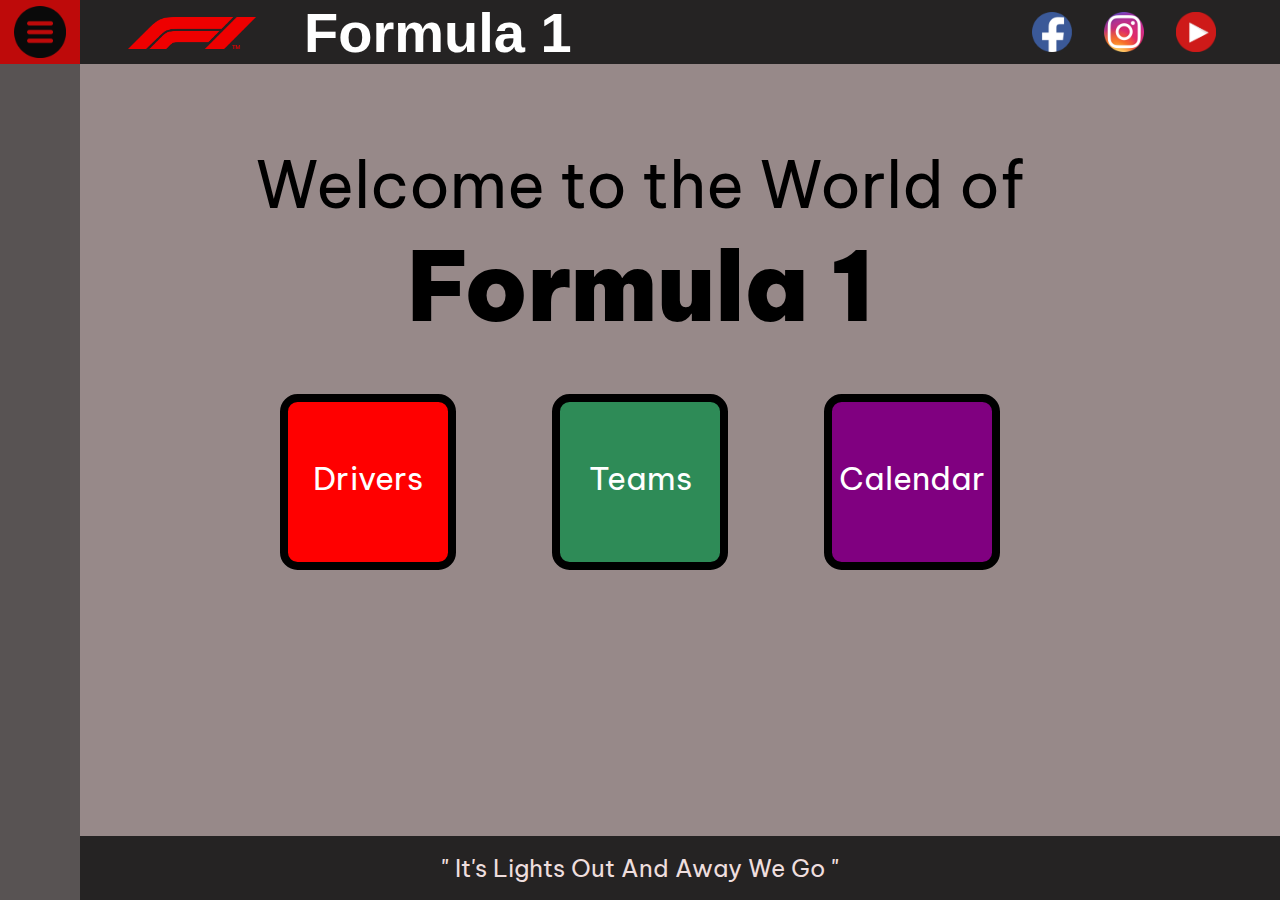
<file: index.html>
<!DOCTYPE html>
<html>
    <head>
        <meta charset="UTF-8">
        <title>Formula 1</title>
        <link rel="stylesheet" href="style.css">
        <link rel="preconnect" href="https://fonts.googleapis.com">
        <link rel="preconnect" href="https://fonts.gstatic.com" crossorigin>
        <link href="https://fonts.googleapis.com/css2?family=Anton&display=swap" rel="stylesheet">
        <link rel="preconnect" href="https://fonts.googleapis.com">
        <link rel="preconnect" href="https://fonts.gstatic.com" crossorigin>
        <link href="https://fonts.googleapis.com/css2?family=Be+Vietnam+Pro&display=swap" rel="stylesheet">
        <link rel="shortcut icon" href="f1-full.png" type="image/x-icon">
    </head>
    <body>
        <nav class="top-nav">
            <div class="top-nav-btn" onclick="sideBar()"></div>
            <img src="f1.png" class="f1-logo">
            <a href="index.html" class="f1-text"><strong>Formula 1</strong></a>
            <ul>
                <li><a href="https://www.facebook.com/Formula1/" target="_blank"><img class="nav-soc-img" src="fb.png"></a></li>
                <li><a href="https://www.instagram.com/f1/" target="_blank"><img class="nav-soc-img" src="ig.png"></a></li>
                <li><a href="https://www.youtube.com/channel/UCB_qr75-ydFVKSF9Dmo6izg" target="_blank"><img class="nav-soc-img" src="yt.png"></a></li>
            </ul>
        </nav>
        <aside>
            <img src="flag.png">
            <div class="aside-ul">        
                <ul>
                    <li><a href="drivers.html">Drivers</a></li>
                    <li><a href="teams.html">Teams</a></li>
                    <li><a href="circuits.html">Calendar</a></li>
                </ul>
            </div>
        </aside>
        <div class="main-text">
            <p class="f1-welcome-text">Welcome to the World of</p>
            <h1 class="f1-main-text"><strong>Formula 1</strong></h1>
        </div>
        <div class="main-content">
            <div class="drivers-url links"><p class="p-links"><a href="drivers.html" class="div-links">Drivers</a></p></div>
            <div class="teams-url links"><p class="p-links"><a href="teams.html" class="div-links">Teams</a></p></div>
            <div class="circuits-url links"><p class="p-links"><a href="circuits.html" class="div-links">Calendar</a></p></div>
        </div>
        <footer class="footer-main">
            <p>" It's Lights Out And Away We Go "</p>
        </footer>
        <script src="script.js"></script>
    </body>
</html>
</file>
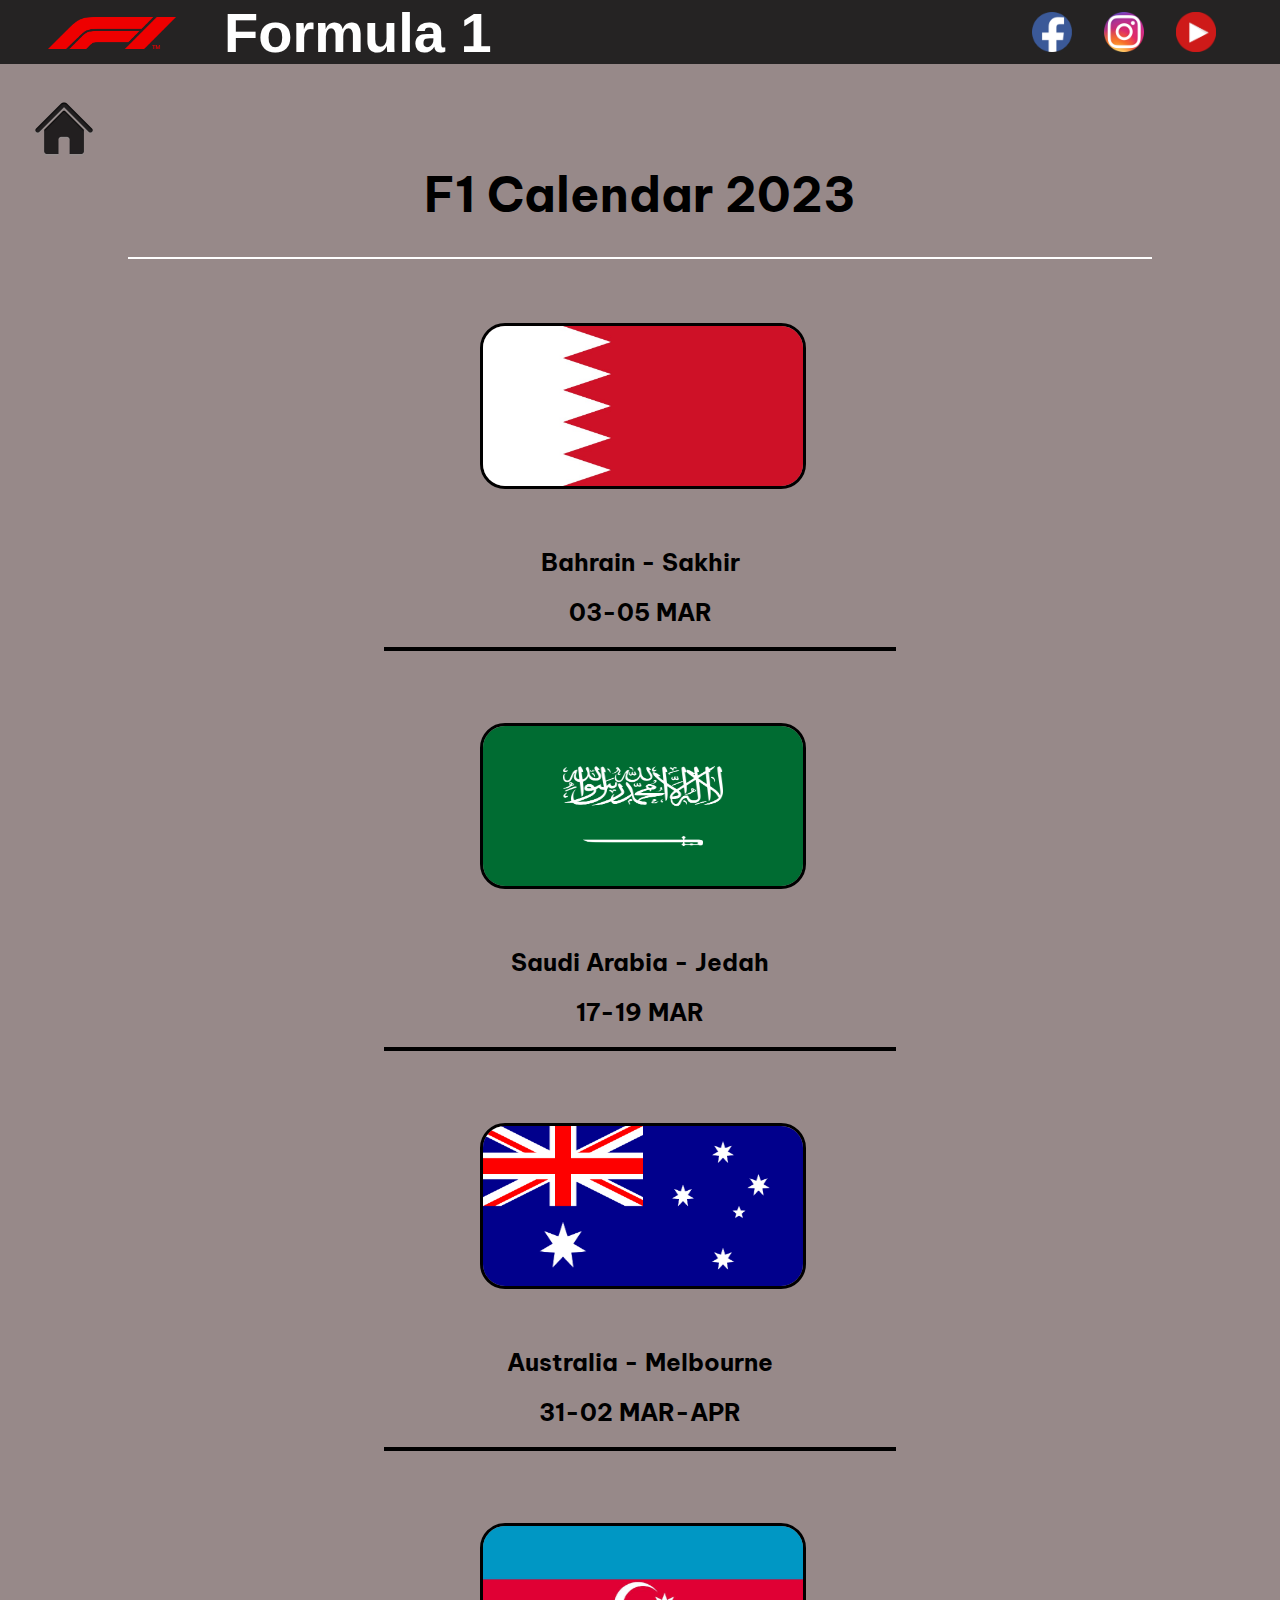
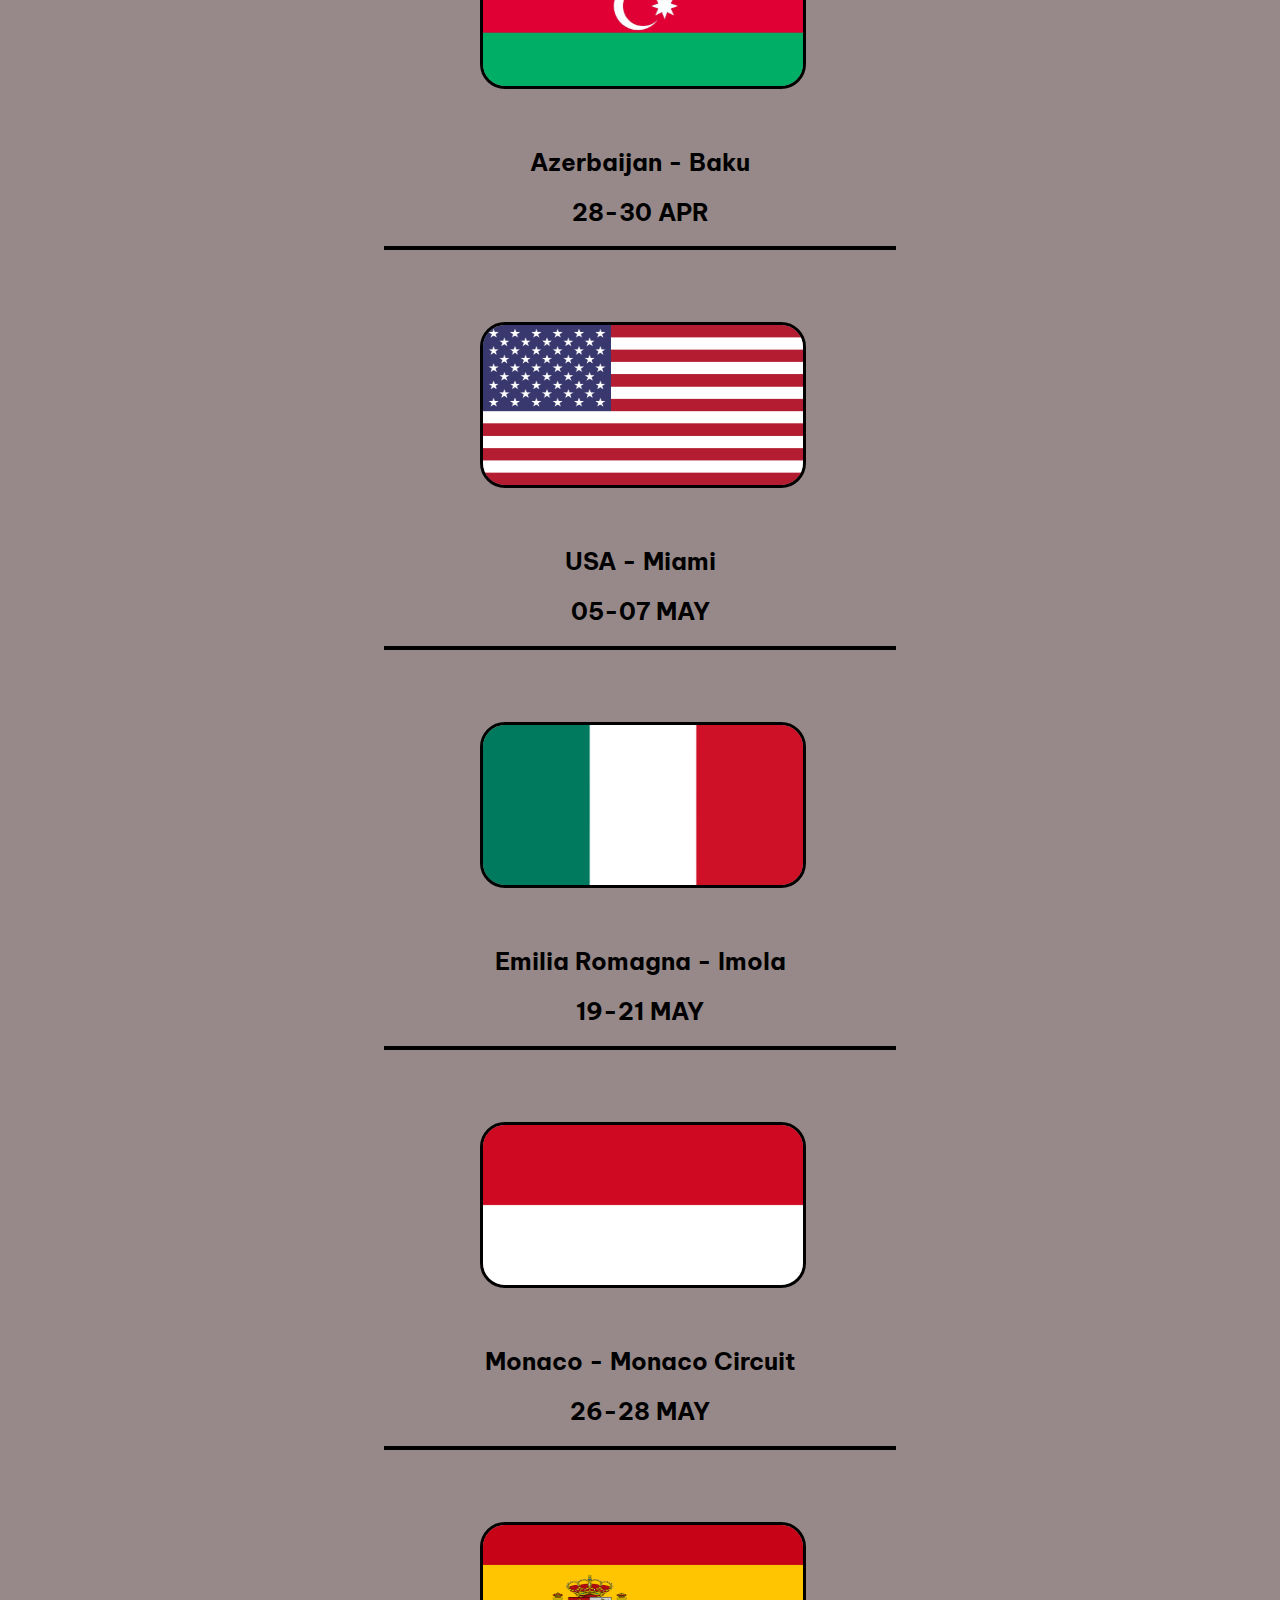
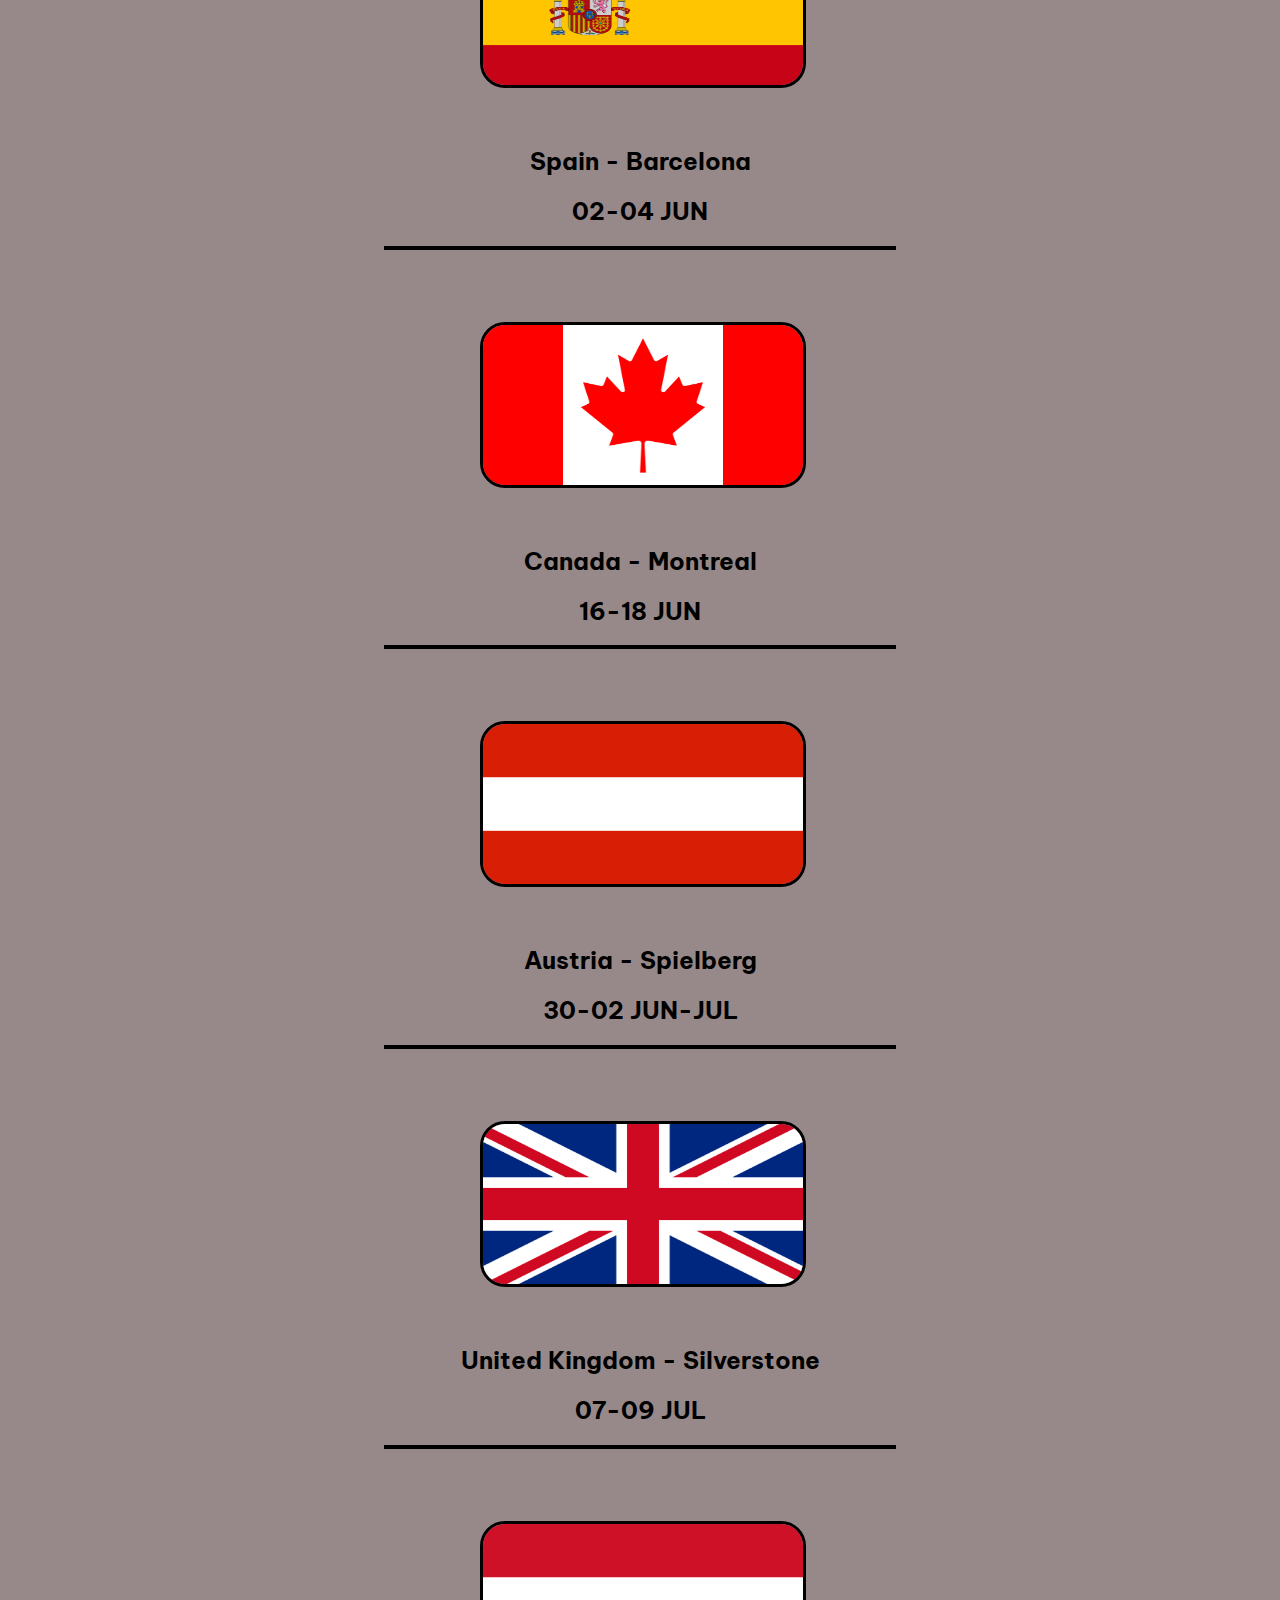
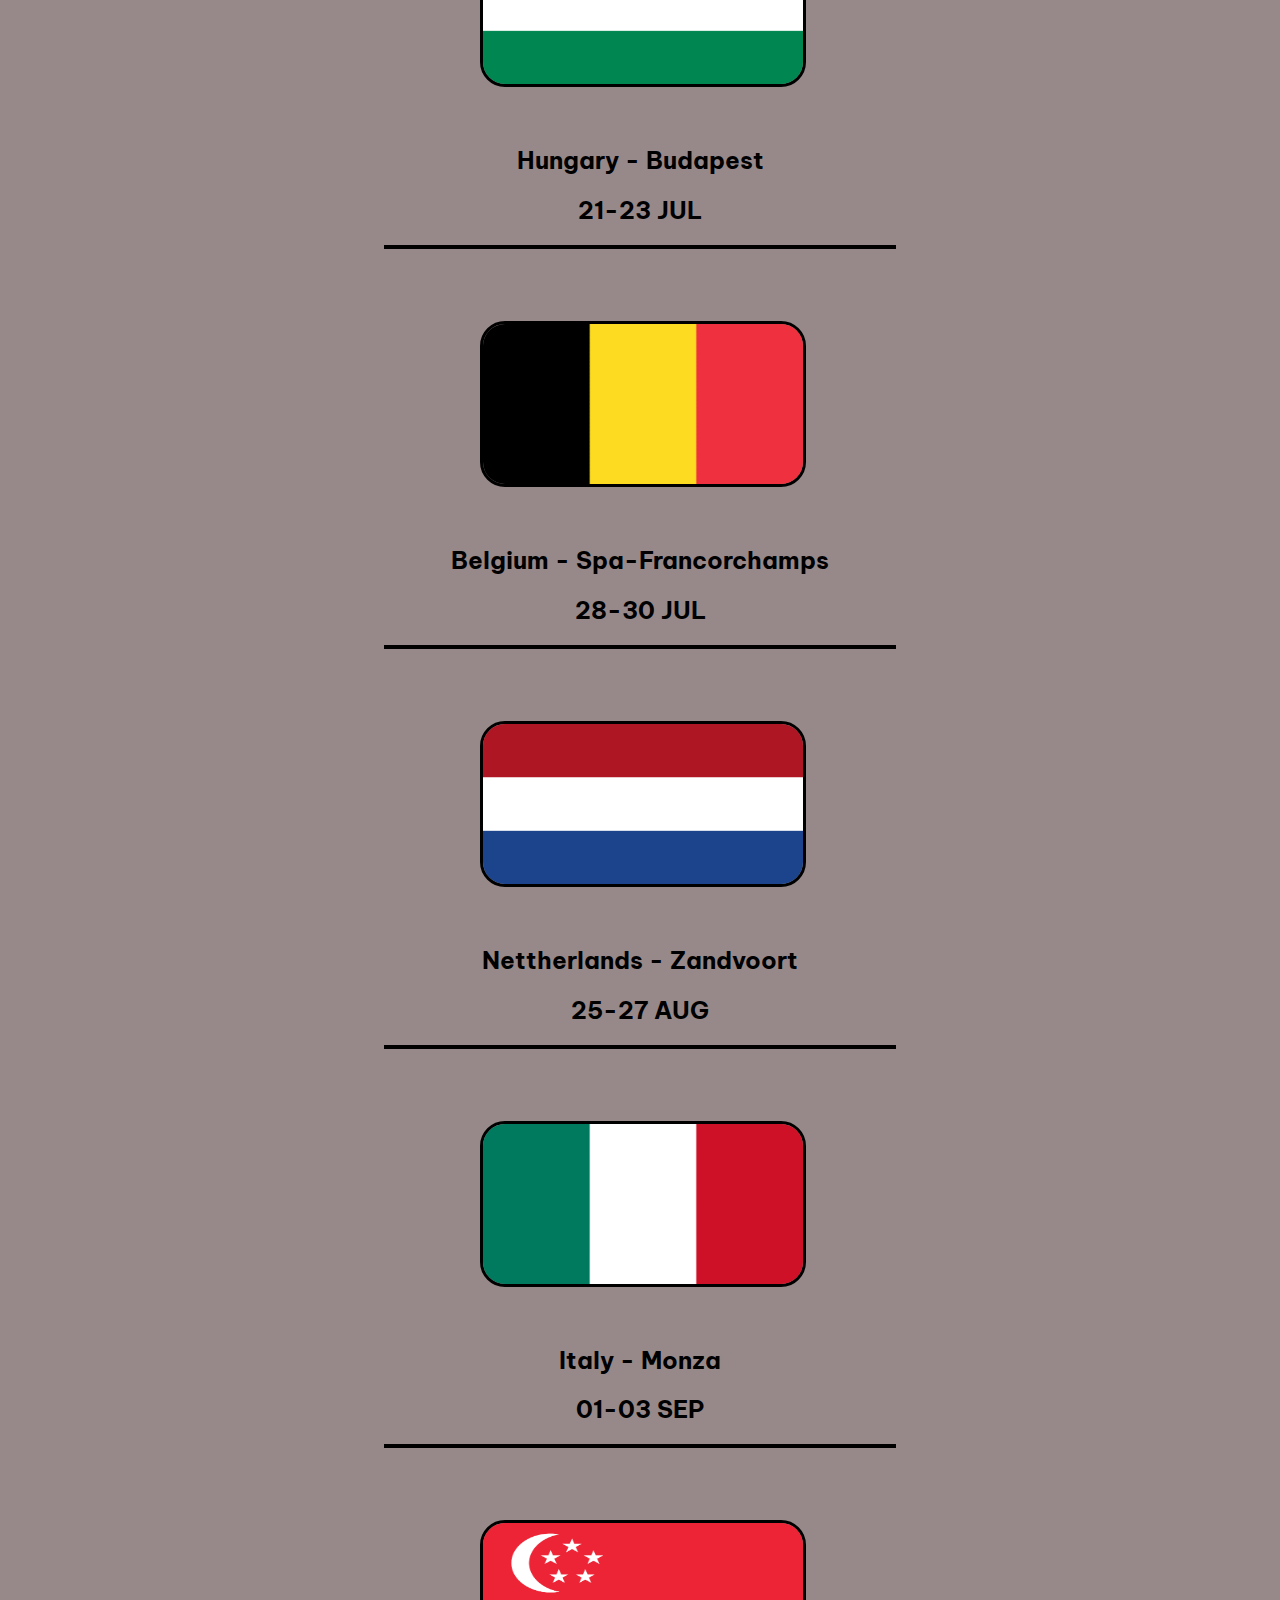
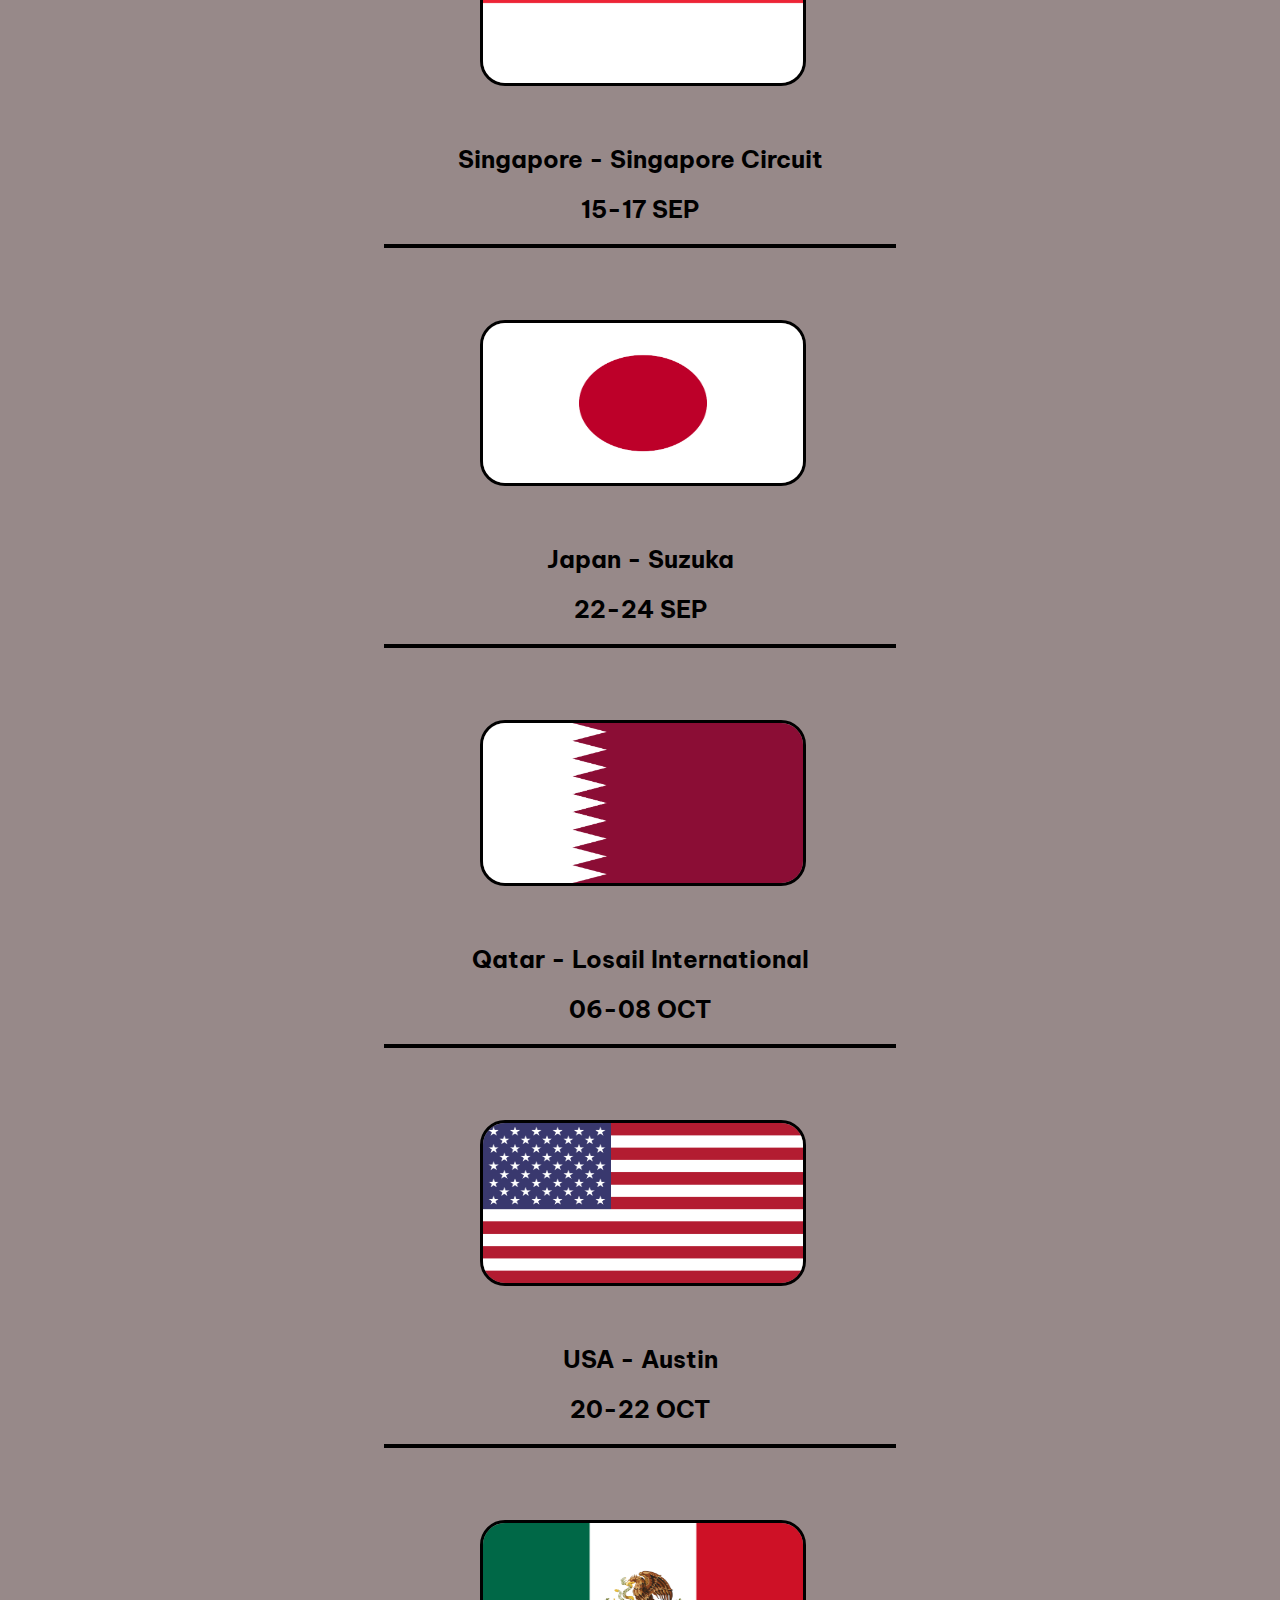
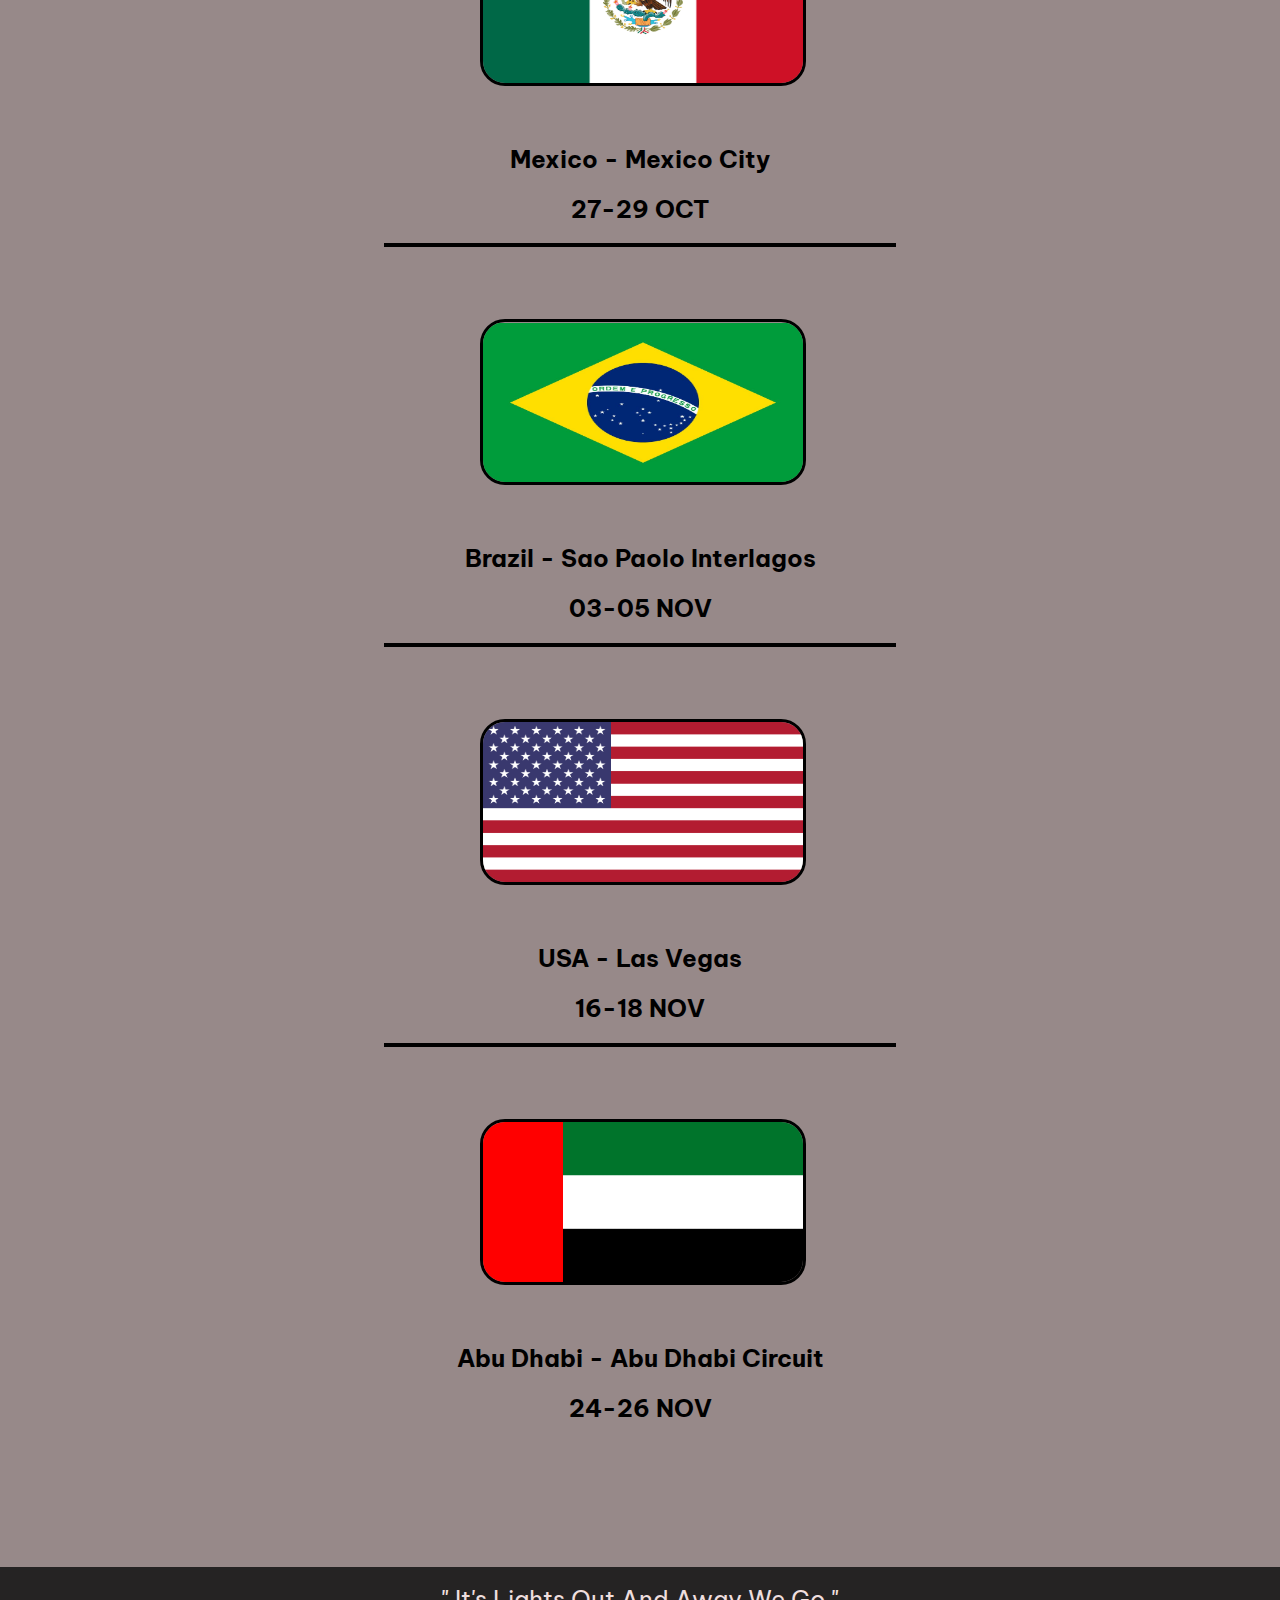
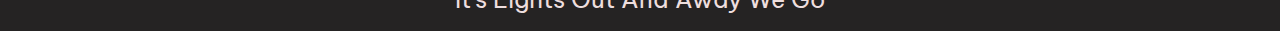
<file: circuits.html>
<!DOCTYPE html>
<html>
    <head>
        <meta charset="UTF-8">
        <title>Circuits</title>
        <link rel="stylesheet" href="style.css">
        <link rel="preconnect" href="https://fonts.googleapis.com">
        <link rel="preconnect" href="https://fonts.gstatic.com" crossorigin>
        <link href="https://fonts.googleapis.com/css2?family=Anton&display=swap" rel="stylesheet">
        <link rel="preconnect" href="https://fonts.googleapis.com">
        <link rel="preconnect" href="https://fonts.gstatic.com" crossorigin>
        <link href="https://fonts.googleapis.com/css2?family=Be+Vietnam+Pro&display=swap" rel="stylesheet">
        <link rel="shortcut icon" href="f1-full.png" type="image/x-icon">
        <link rel="stylesheet" href="circuits-style.css">
    </head>
    <body>
        <nav class="top-nav">
            <img src="f1.png" class="f1-logo">
            <a href="index.html" class="f1-text"><strong>Formula 1</strong></a>
            <ul>
                <li><a href="https://www.facebook.com/Formula1/" target="_blank"><img class="nav-soc-img" src="fb.png"></a></li>
                <li><a href="https://www.instagram.com/f1/" target="_blank"><img class="nav-soc-img" src="ig.png"></a></li>
                <li><a href="https://www.youtube.com/channel/UCB_qr75-ydFVKSF9Dmo6izg" target="_blank"><img class="nav-soc-img" src="yt.png"></a></li>
            </ul>
        </nav>
        <div class="homepage">
            <a href="index.html"><img src="homepage.png" class="homepage-img"></a>
        </div>
        <h1 class="page-h1">F1 Calendar 2023</h1>
        <hr class="hr-no-edit">
        <div class="circuit">
            <img src="bahrain.png">
        </div>
        <h2>Bahrain - Sakhir</h2>
        <h2>03-05 MAR</h2>
        <hr>
        <div class="circuit">
            <img src="saudi-arabia.png">
        </div>
        <h2>Saudi Arabia - Jedah</h2>
        <h2>17-19 MAR</h2>
        <hr>
        <div class="circuit">
            <img src="australia.png">
        </div>
        <h2>Australia - Melbourne</h2>
        <h2>31-02 MAR-APR</h2>
        <hr>
        <div class="circuit">
            <img src="azerbaijan.png">
        </div>
        <h2>Azerbaijan - Baku</h2>
        <h2>28-30 APR</h2>
        <hr>
        <div class="circuit">
            <img src="usa.png">
        </div>
        <h2>USA - Miami</h2>
        <h2>05-07 MAY</h2>
        <hr>
        <div class="circuit">
            <img src="italy.png">
        </div>
        <h2>Emilia Romagna - Imola</h2>
        <h2>19-21 MAY</h2>
        <hr>
        <div class="circuit">
            <img src="monaco.png">
        </div>
        <h2>Monaco - Monaco Circuit</h2>
        <h2>26-28 MAY</h2>
        <hr>
        <div class="circuit">
            <img src="spain.png">
        </div>
        <h2>Spain - Barcelona</h2>
        <h2>02-04 JUN</h2>
        <hr>
        <div class="circuit">
            <img src="canada.png">
        </div>
        <h2>Canada - Montreal</h2>
        <h2>16-18 JUN</h2>
        <hr>
        <div class="circuit">
            <img src="austria.png">
        </div>
        <h2>Austria - Spielberg</h2>
        <h2>30-02 JUN-JUL</h2>
        <hr>
        <div class="circuit">
            <img src="uk.png">
        </div>
        <h2>United Kingdom - Silverstone</h2>
        <h2>07-09 JUL</h2>
        <hr>
        <div class="circuit">
            <img src="hungary.png">
        </div>
        <h2>Hungary - Budapest</h2>
        <h2>21-23 JUL</h2>
        <hr>
        <div class="circuit">
            <img src="belgium.png">
        </div>
        <h2>Belgium - Spa-Francorchamps</h2>
        <h2>28-30 JUL</h2>
        <hr>
        <div class="circuit">
            <img src="netherlands.png">
        </div>
        <h2>Nettherlands - Zandvoort</h2>
        <h2>25-27 AUG</h2>
        <hr>
        <div class="circuit">
            <img src="italy.png">
        </div>
        <h2>Italy - Monza</h2>
        <h2>01-03 SEP</h2>
        <hr>
        <div class="circuit">
            <img src="singapore.png">
        </div>
        <h2>Singapore - Singapore Circuit</h2>
        <h2>15-17 SEP</h2>
        <hr>
        <div class="circuit">
            <img src="japan.png">
        </div>
        <h2>Japan - Suzuka</h2>
        <h2>22-24 SEP</h2>
        <hr>
        <div class="circuit">
            <img src="qatar.png">
        </div>
        <h2>Qatar - Losail International</h2>
        <h2>06-08 OCT</h2>
        <hr>
        <div class="circuit">
            <img src="usa.png">
        </div>
        <h2>USA - Austin</h2>
        <h2>20-22 OCT</h2>
        <hr>
        <div class="circuit">
            <img src="mexico.png">
        </div>
        <h2>Mexico - Mexico City</h2>
        <h2>27-29 OCT</h2>
        <hr>
        <div class="circuit">
            <img src="brazil.png">
        </div>
        <h2>Brazil - Sao Paolo Interlagos</h2>
        <h2>03-05 NOV</h2>
        <hr>
        <div class="circuit">
            <img src="usa.png">
        </div>
        <h2>USA - Las Vegas</h2>
        <h2>16-18 NOV</h2>
        <hr>
        <div class="circuit">
            <img src="abudhabi.png">
        </div>
        <h2>Abu Dhabi - Abu Dhabi Circuit</h2>
        <h2 class="last-h2">24-26 NOV</h2>
        <footer class="footer">
            <p>" It's Lights Out And Away We Go "</p>
        </footer>
    </body>
</html>
</file>
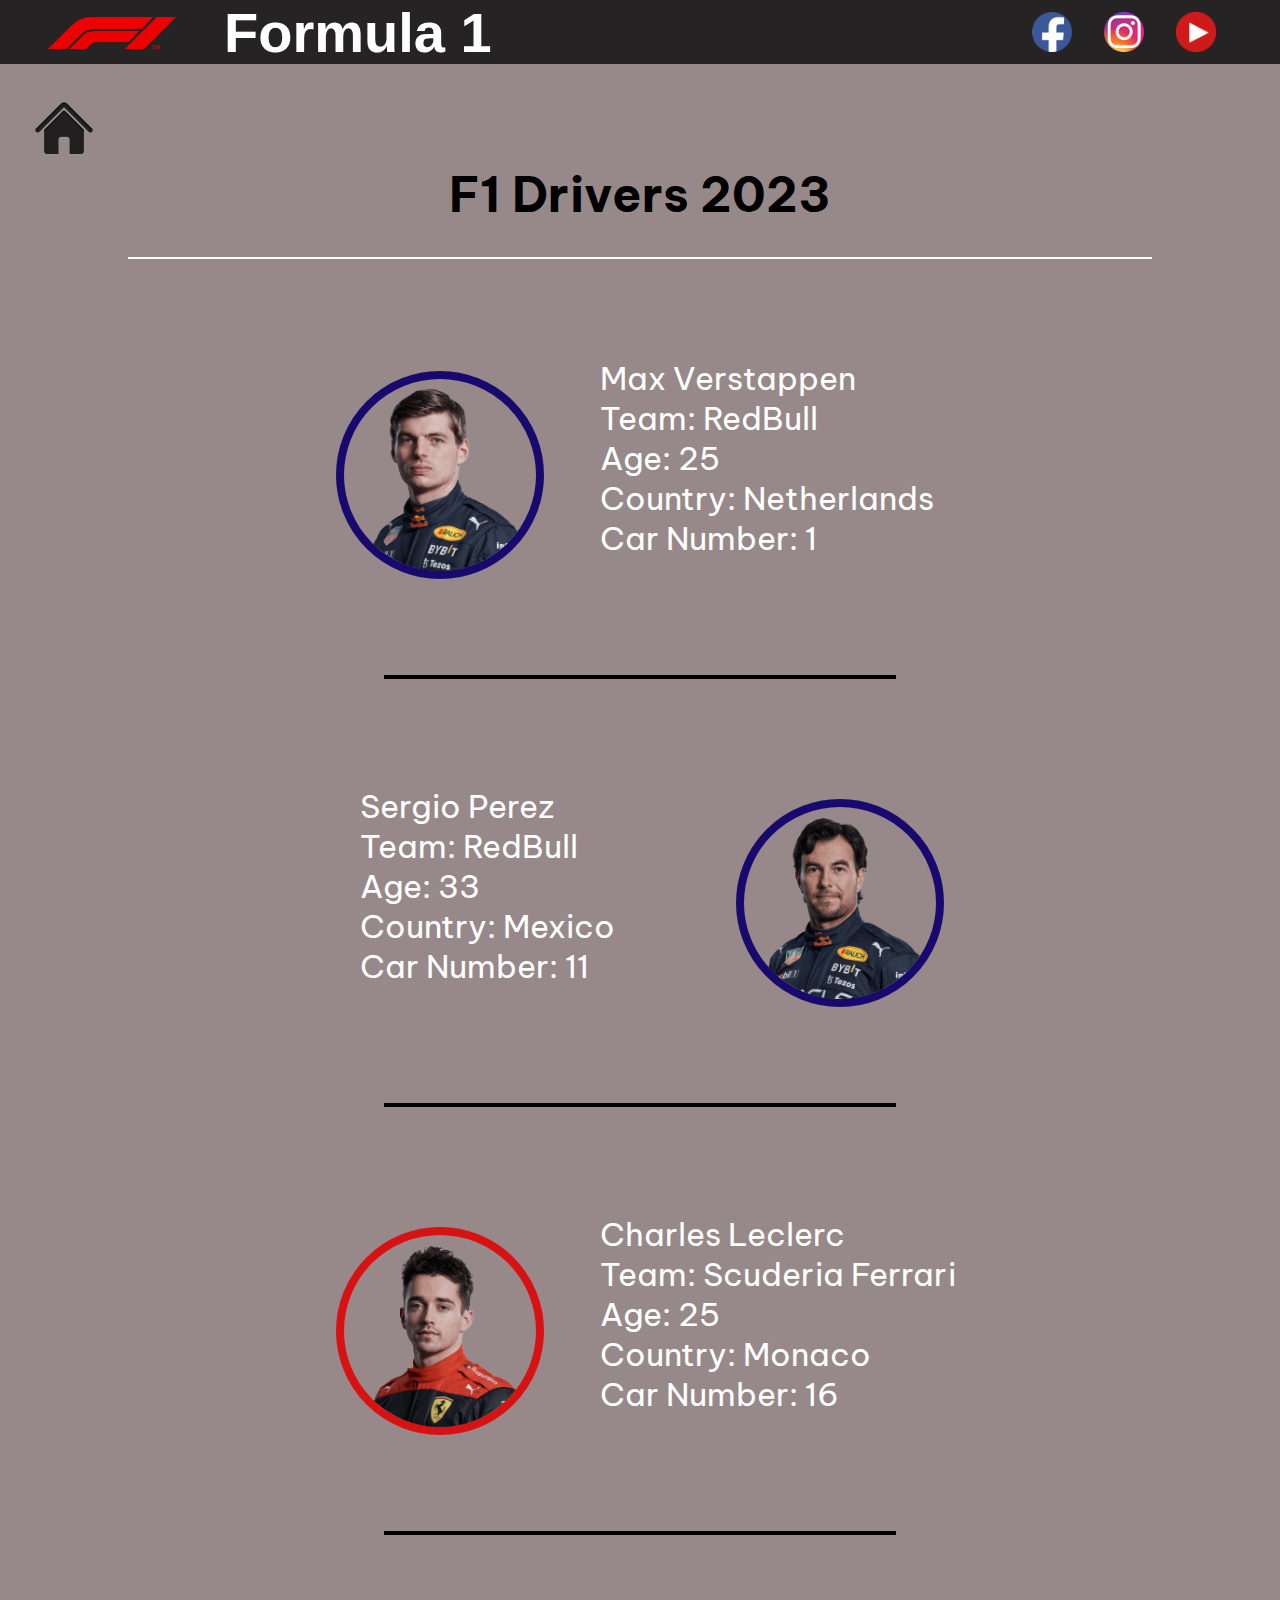
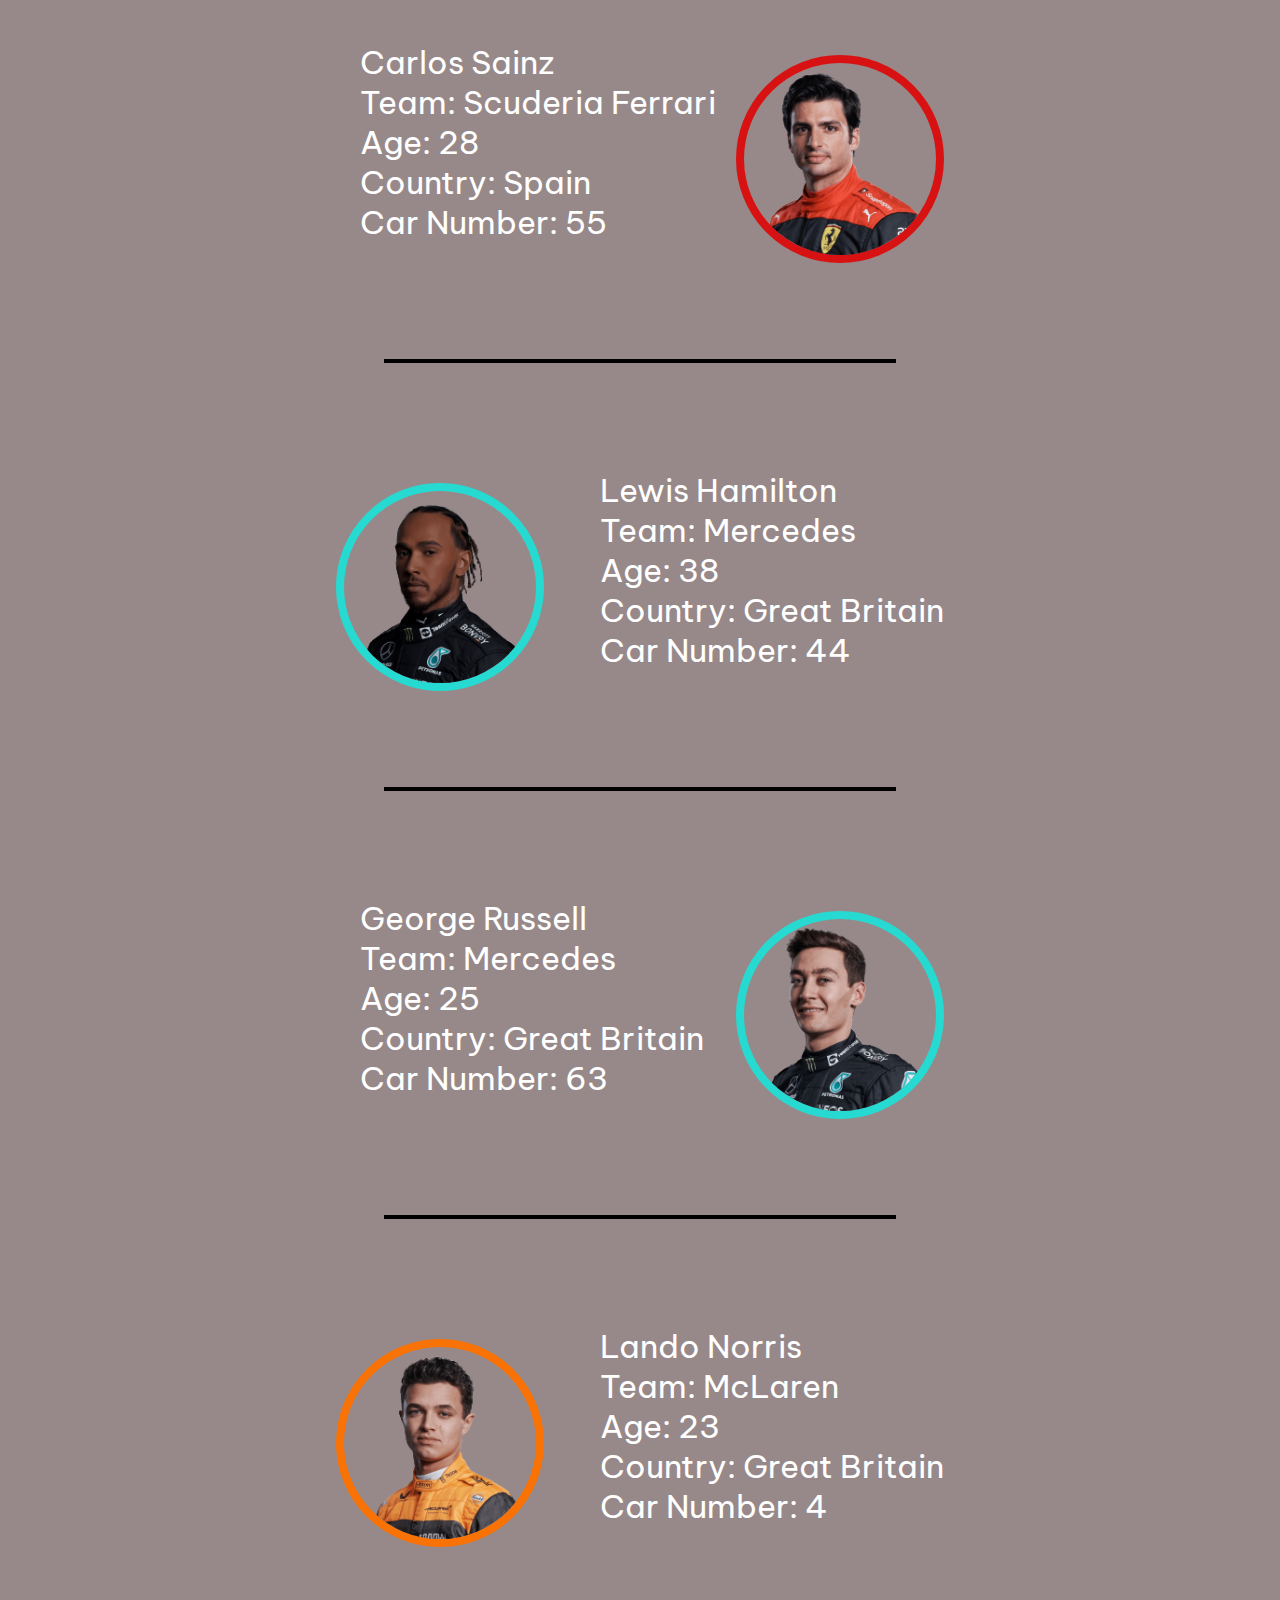
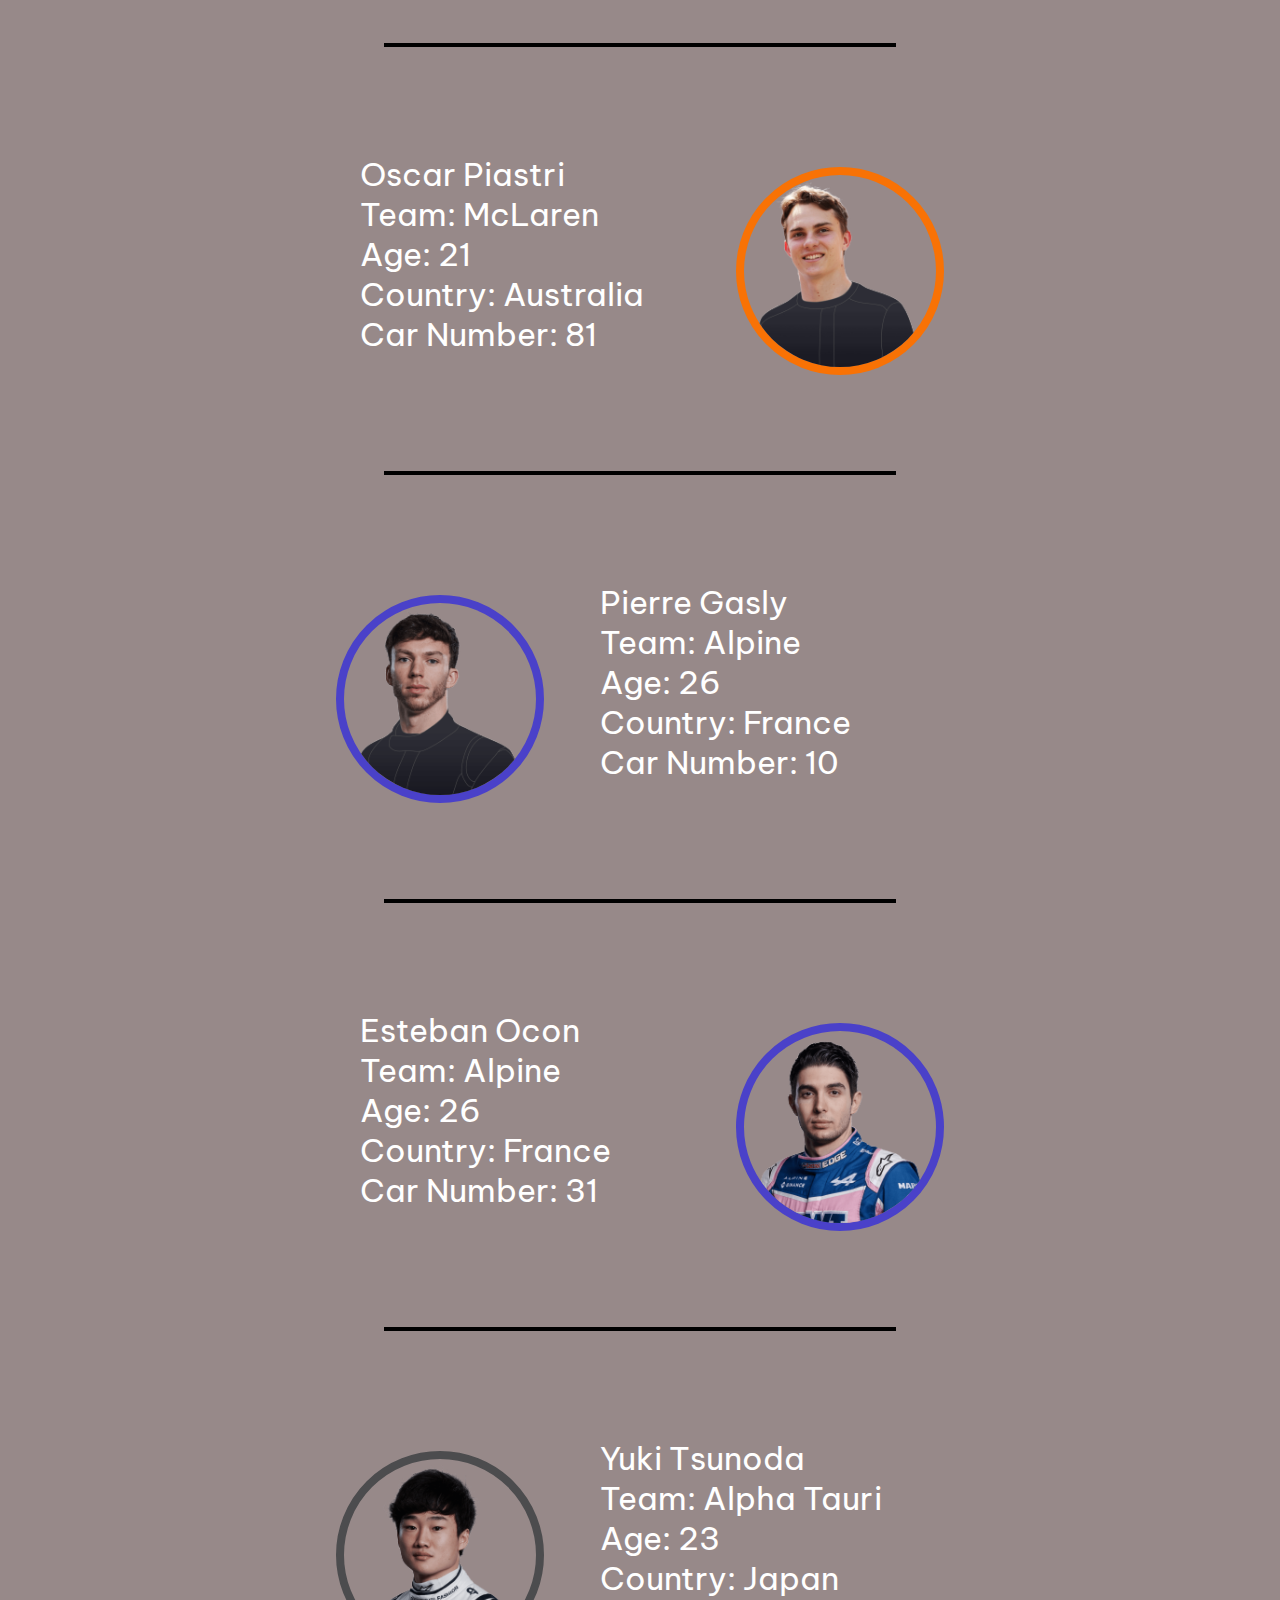
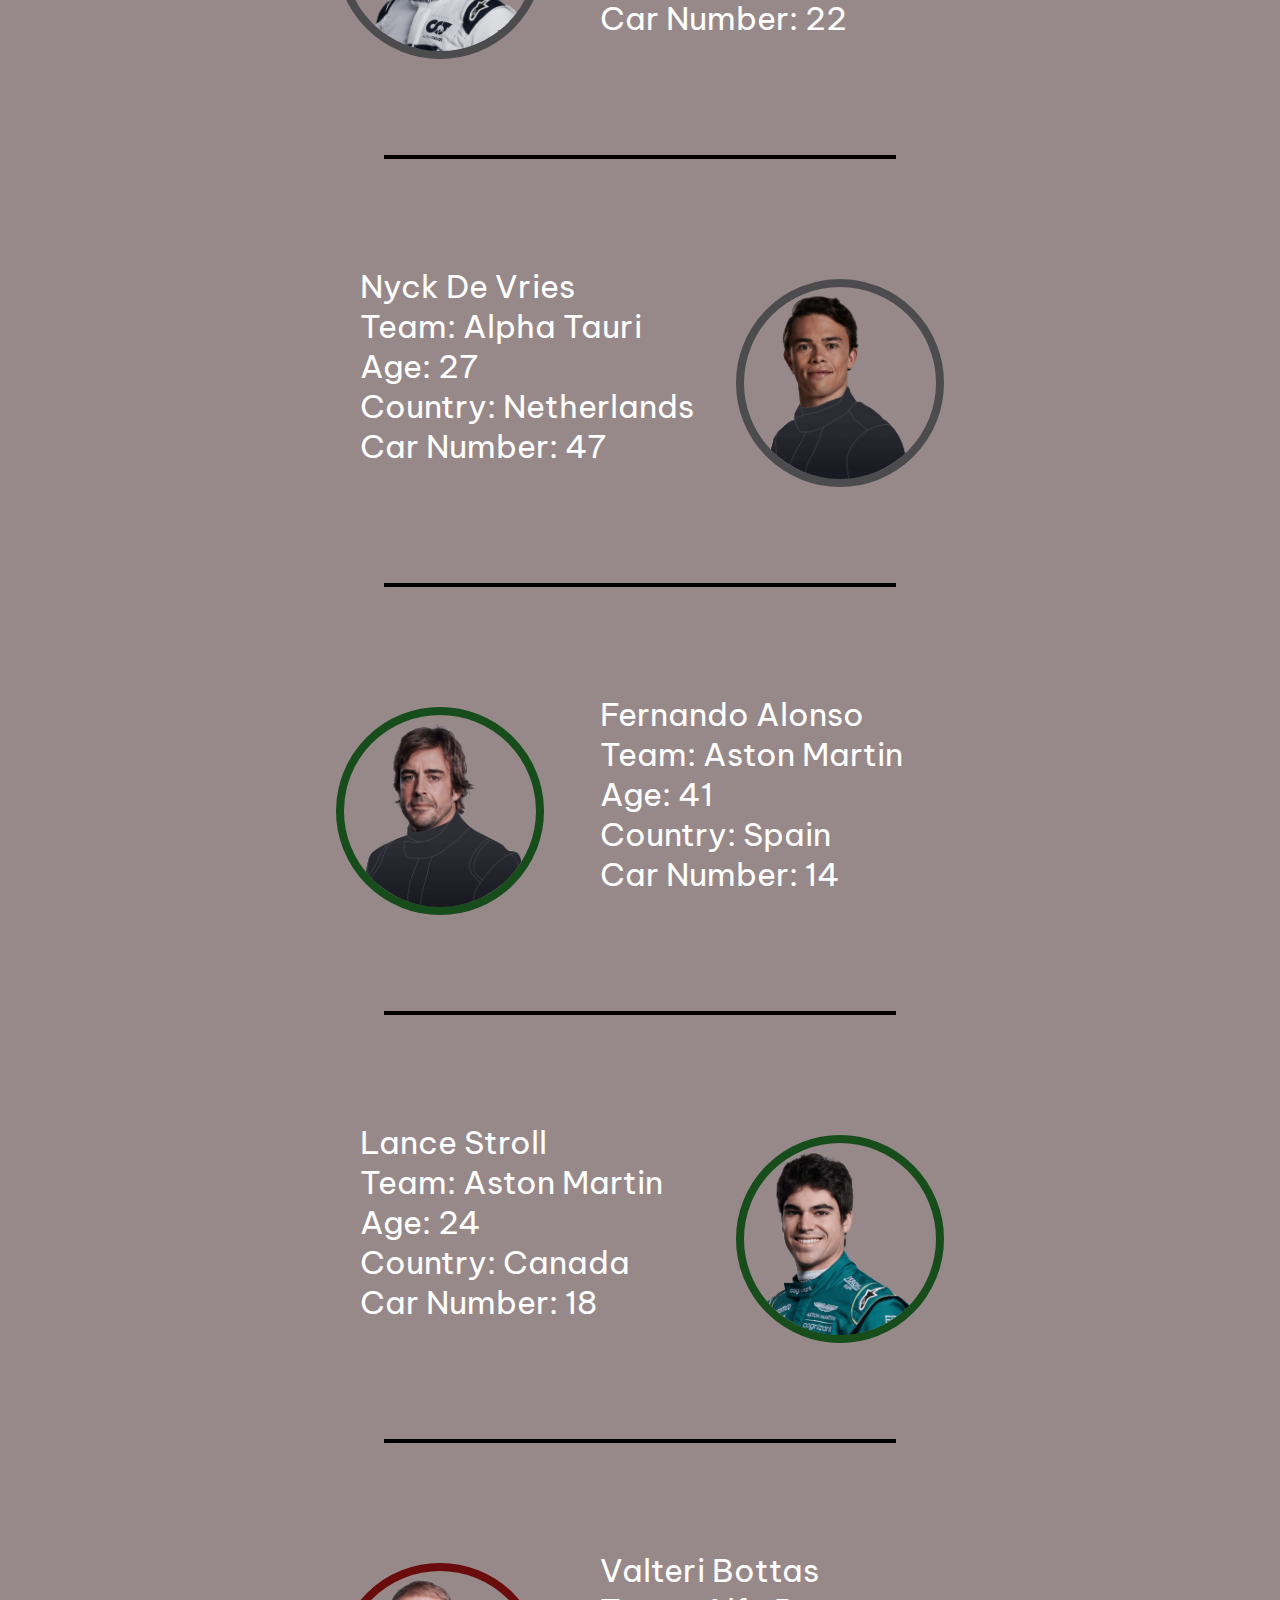
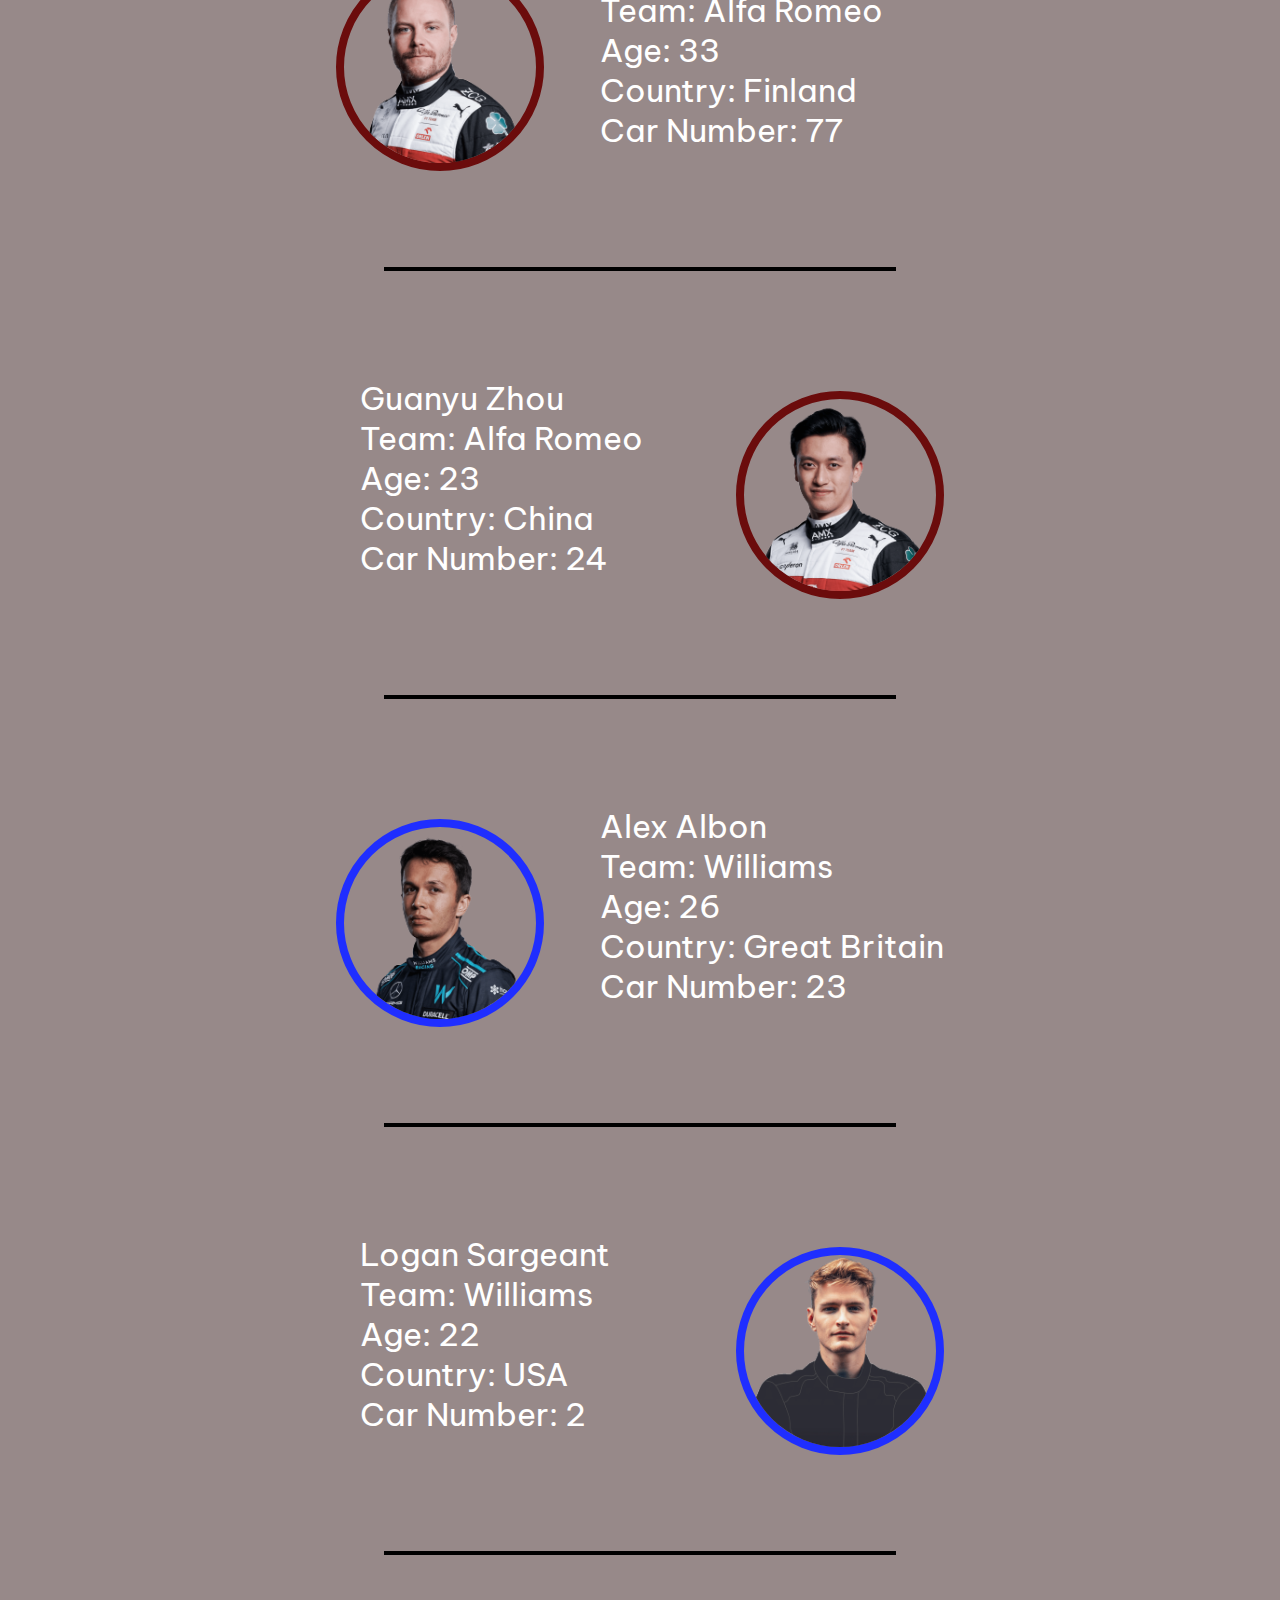
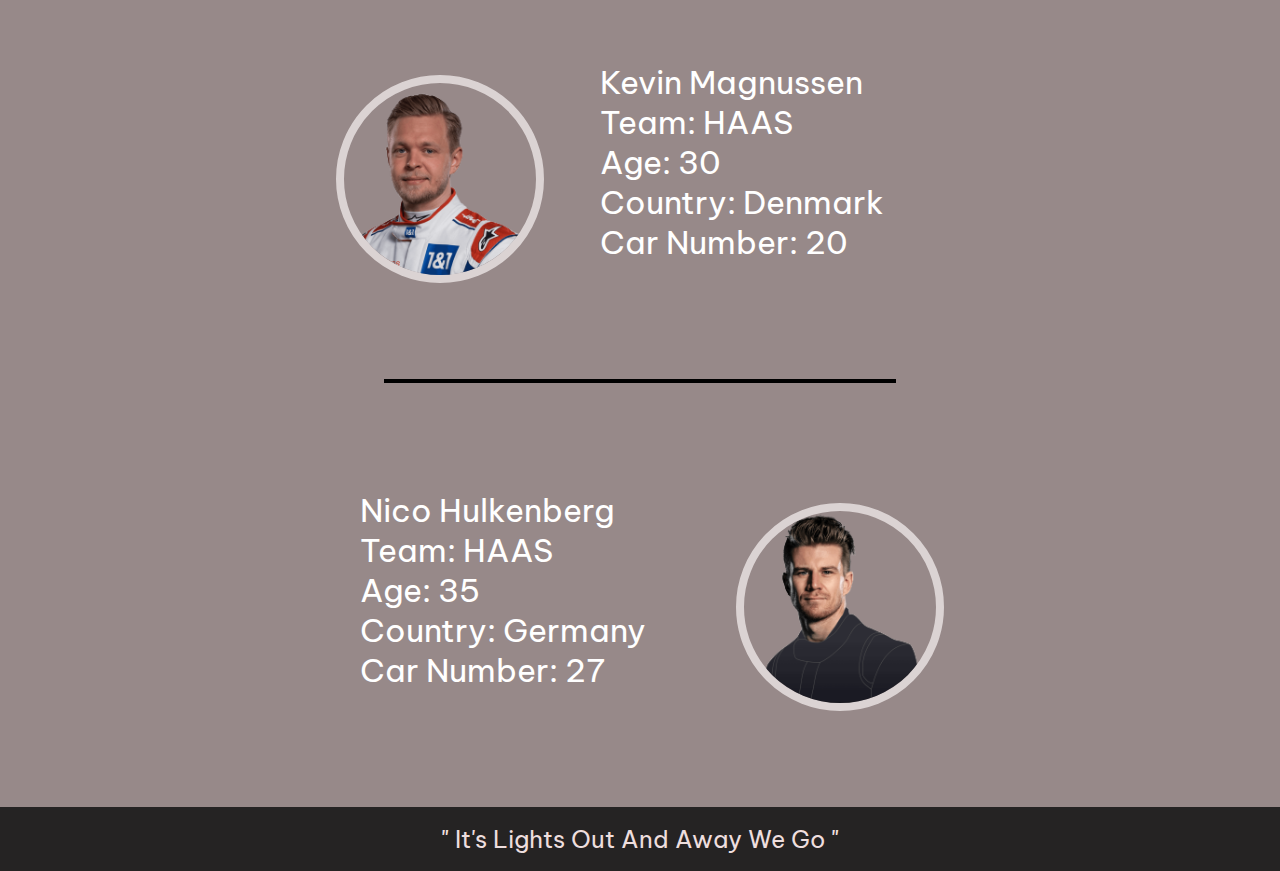
<file: drivers.html>
<!DOCTYPE html>
<html>
    <head>
        <meta charset="UTF-8">
        <title>Drivers</title>
        <link rel="stylesheet" href="style.css">
        <link rel="preconnect" href="https://fonts.googleapis.com">
        <link rel="preconnect" href="https://fonts.gstatic.com" crossorigin>
        <link href="https://fonts.googleapis.com/css2?family=Anton&display=swap" rel="stylesheet">
        <link rel="preconnect" href="https://fonts.googleapis.com">
        <link rel="preconnect" href="https://fonts.gstatic.com" crossorigin>
        <link href="https://fonts.googleapis.com/css2?family=Be+Vietnam+Pro&display=swap" rel="stylesheet">
        <link rel="shortcut icon" href="f1-full.png" type="image/x-icon">
        <link rel="stylesheet" href="drivers-style.css">
    </head>
    <body>
        <nav class="top-nav">
            <img src="f1.png" class="f1-logo">
            <a href="index.html" class="f1-text"><strong>Formula 1</strong></a>
            <ul>
                <li><a href="https://www.facebook.com/Formula1/" target="_blank"><img class="nav-soc-img" src="fb.png"></a></li>
                <li><a href="https://www.instagram.com/f1/" target="_blank"><img class="nav-soc-img" src="ig.png"></a></li>
                <li><a href="https://www.youtube.com/channel/UCB_qr75-ydFVKSF9Dmo6izg" target="_blank"><img class="nav-soc-img" src="yt.png"></a></li>
            </ul>
        </nav>
        <div class="homepage">
            <a href="index.html"><img src="homepage.png" class="homepage-img"></a>
        </div>
        <h1 class="page-h1">F1 Drivers 2023</h1>
        <hr class="hr-no-edit">
        <div class="driver-div-left red-bull">
            <a href="https://www.instagram.com/maxverstappen1/" target="_blank"><img class="driver-imgs" src="verstapen.png"></a>
            <ul>
                <li>Max Verstappen</li>
                <li>Team: RedBull</li>
                <li>Age: 25</li>
                <li>Country: Netherlands</li>
                <li>Car Number: 1</li>
            </ul>
        </div>
        <hr>
        <div class="driver-div-right red-bull">
            <a href="https://www.instagram.com/schecoperez/" target="_blank"><img class="driver-imgs" src="perez.png"></a>
            <ul>
                <li>Sergio Perez</li>
                <li>Team: RedBull</li>
                <li>Age: 33</li>
                <li>Country: Mexico</li>
                <li>Car Number: 11</li>
            </ul>
        </div>
        <hr>
        <div class="driver-div-left ferrari">
            <a href="https://www.instagram.com/charles_leclerc/" target="_blank"><img class="driver-imgs" src="leclerc.png"></a>
            <ul>
                <li>Charles Leclerc</li>
                <li>Team: Scuderia Ferrari</li>
                <li>Age: 25</li>
                <li>Country: Monaco</li>
                <li>Car Number: 16</li>
            </ul>
        </div>
        <hr>
        <div class="driver-div-right ferrari">
            <a href="https://www.instagram.com/carlossainz55/" target="_blank"><img class="driver-imgs" src="sainz.png"></a>
            <ul>
                <li>Carlos Sainz</li>
                <li>Team: Scuderia Ferrari</li>
                <li>Age: 28</li>
                <li>Country: Spain</li>
                <li>Car Number: 55</li>
            </ul>
        </div>
        <hr>
        <div class="driver-div-left mercedes">
            <a href="https://www.instagram.com/lewishamilton/" target="_blank"><img class="driver-imgs" src="hamilton.png"></a>
            <ul>
                <li>Lewis Hamilton</li>
                <li>Team: Mercedes</li>
                <li>Age: 38</li>
                <li>Country: Great Britain</li>
                <li>Car Number: 44</li>
            </ul>
        </div>
        <hr>
        <div class="driver-div-right mercedes">
            <a href="https://www.instagram.com/georgerussell63/" target="_blank"><img class="driver-imgs" src="russell.png"></a>
            <ul>
                <li>George Russell</li>
                <li>Team: Mercedes</li>
                <li>Age: 25</li>
                <li>Country: Great Britain</li>
                <li>Car Number: 63</li>
            </ul>
        </div>
        <hr>
        <div class="driver-div-left mclaren">
            <a href="https://www.instagram.com/landonorris/" target="_blank"><img class="driver-imgs" src="norris.png"></a>
            <ul>
                <li>Lando Norris</li>
                <li>Team: McLaren</li>
                <li>Age: 23</li>
                <li>Country: Great Britain</li>
                <li>Car Number: 4</li>
            </ul>
        </div>
        <hr>
        <div class="driver-div-right mclaren">
            <a href="https://www.instagram.com/oscarpiastri/" target="_blank"><img class="driver-imgs" src="piastri.png"></a>
            <ul>
                <li>Oscar Piastri</li>
                <li>Team: McLaren</li>
                <li>Age: 21</li>
                <li>Country: Australia</li>
                <li>Car Number: 81</li>
            </ul>
        </div>
        <hr>
        <div class="driver-div-left alpine">
            <a href="https://www.instagram.com/pierregasly/" target="_blank"><img class="driver-imgs" src="gasly.png"></a>
            <ul>
                <li>Pierre Gasly</li>
                <li>Team: Alpine</li>
                <li>Age: 26</li>
                <li>Country: France</li>
                <li>Car Number: 10</li>
            </ul>
        </div>

        <hr>
        <div class="driver-div-right alpine">
            <a href="https://www.instagram.com/estebanocon/" target="_blank"><img class="driver-imgs" src="ocon.png"></a>
            <ul>
                <li>Esteban Ocon</li>
                <li>Team: Alpine</li>
                <li>Age: 26</li>
                <li>Country: France</li>
                <li>Car Number: 31</li>
            </ul>
        </div>
        <hr>
        <div class="driver-div-left alpha-tauri">
            <a href="https://www.instagram.com/yukitsunoda0511/" target="_blank"><img class="driver-imgs" src="tsunoda.png"></a>
            <ul>
                <li>Yuki Tsunoda</li>
                <li>Team: Alpha Tauri</li>
                <li>Age: 23</li>
                <li>Country: Japan</li>
                <li>Car Number: 22</li>
            </ul>
        </div>
        <hr>
        <div class="driver-div-right alpha-tauri">
            <a href="https://www.instagram.com/nyckdevries/" target="_blank"><img class="driver-imgs" src="de-vries.png"></a>
            <ul>
                <li>Nyck De Vries</li>
                <li>Team: Alpha Tauri</li>
                <li>Age: 27</li>
                <li>Country: Netherlands</li>
                <li>Car Number: 47</li>
            </ul>
        </div>
        <hr>
        <div class="driver-div-left aston-martin">
            <a href="https://www.instagram.com/fernandoalo_oficial/" target="_blank"><img class="driver-imgs" src="alonso.png"></a>
            <ul>
                <li>Fernando Alonso</li>
                <li>Team: Aston Martin</li>
                <li>Age: 41</li>
                <li>Country: Spain</li>
                <li>Car Number: 14</li>
            </ul>
        </div>
        <hr>
        <div class="driver-div-right aston-martin">
            <a href="https://www.instagram.com/lance_stroll/" target="_blank"><img class="driver-imgs" src="stroll.png"></a>
            <ul>
                <li>Lance Stroll</li>
                <li>Team: Aston Martin</li>
                <li>Age: 24</li>
                <li>Country: Canada</li>
                <li>Car Number: 18</li>
            </ul>
        </div>
        <hr>
        <div class="driver-div-left alfa-romeo">
            <a href="https://www.instagram.com/valtteribottas/" target="_blank"><img class="driver-imgs" src="bottas.png"></a>
            <ul>
                <li>Valteri Bottas</li>
                <li>Team: Alfa Romeo</li>
                <li>Age: 33</li>
                <li>Country: Finland</li>
                <li>Car Number: 77</li>
            </ul>
        </div>
        <hr>
        <div class="driver-div-right alfa-romeo">
            <a href="https://www.instagram.com/guanyuzhou24/" target="_blank"><img class="driver-imgs" src="zhou.png"></a>
            <ul>
                <li>Guanyu Zhou</li>
                <li>Team: Alfa Romeo</li>
                <li>Age: 23</li>
                <li>Country: China</li>
                <li>Car Number: 24</li>
            </ul>
        </div>
        <hr>
        <div class="driver-div-left williams">
            <a href="https://www.instagram.com/alex_albon/" target="_blank"><img class="driver-imgs" src="albon.png"></a>
            <ul>
                <li>Alex Albon</li>
                <li>Team: Williams</li>
                <li>Age: 26</li>
                <li>Country: Great Britain</li>
                <li>Car Number: 23</li>
            </ul>
        </div>
        <hr>
        <div class="driver-div-right williams">
            <a href="https://www.instagram.com/logansargeant/" target="_blank"><img class="driver-imgs" src="sargeant.png"></a>
            <ul>
                <li>Logan Sargeant</li>
                <li>Team: Williams</li>
                <li>Age: 22</li>
                <li>Country: USA</li>
                <li>Car Number: 2</li>
            </ul>
        </div>
        <hr>
        <div class="driver-div-left haas">
            <a href="https://www.instagram.com/kevinmagnussen/" target="_blank"><img class="driver-imgs" src="magnussen.png"></a>
            <ul>
                <li>Kevin Magnussen</li>
                <li>Team: HAAS</li>
                <li>Age: 30</li>
                <li>Country: Denmark</li>
                <li>Car Number: 20</li>
            </ul>
        </div>
        <hr>
        <div class="driver-div-right haas">
            <a href="https://www.instagram.com/hulkhulkenberg/" target="_blank"><img class="driver-imgs" src="hulkenberg.png"></a>
            <ul>
                <li>Nico Hulkenberg</li>
                <li>Team: HAAS</li>
                <li>Age: 35</li>
                <li>Country: Germany</li>
                <li>Car Number: 27</li>
            </ul>
        </div>
        <footer class="footer">
            <p>" It's Lights Out And Away We Go "</p>
        </footer>
    </body>
</html>
</file>
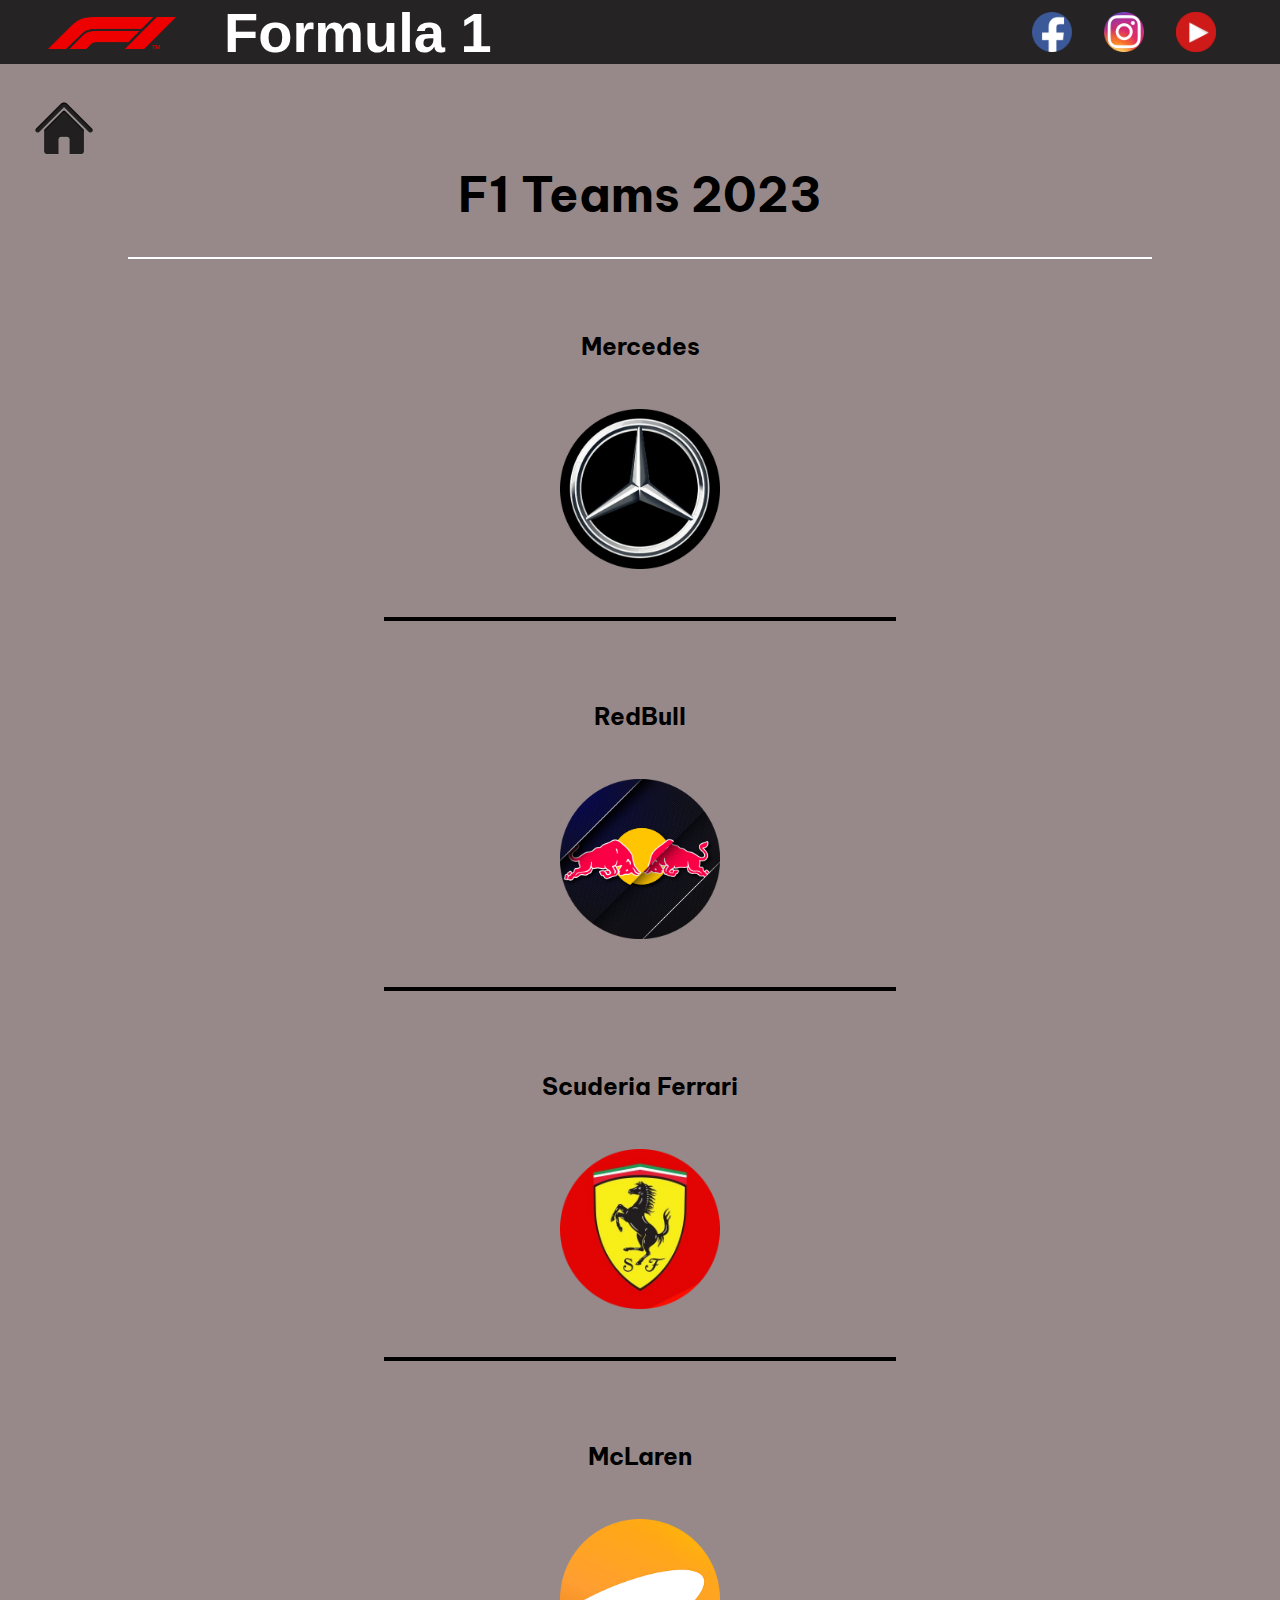
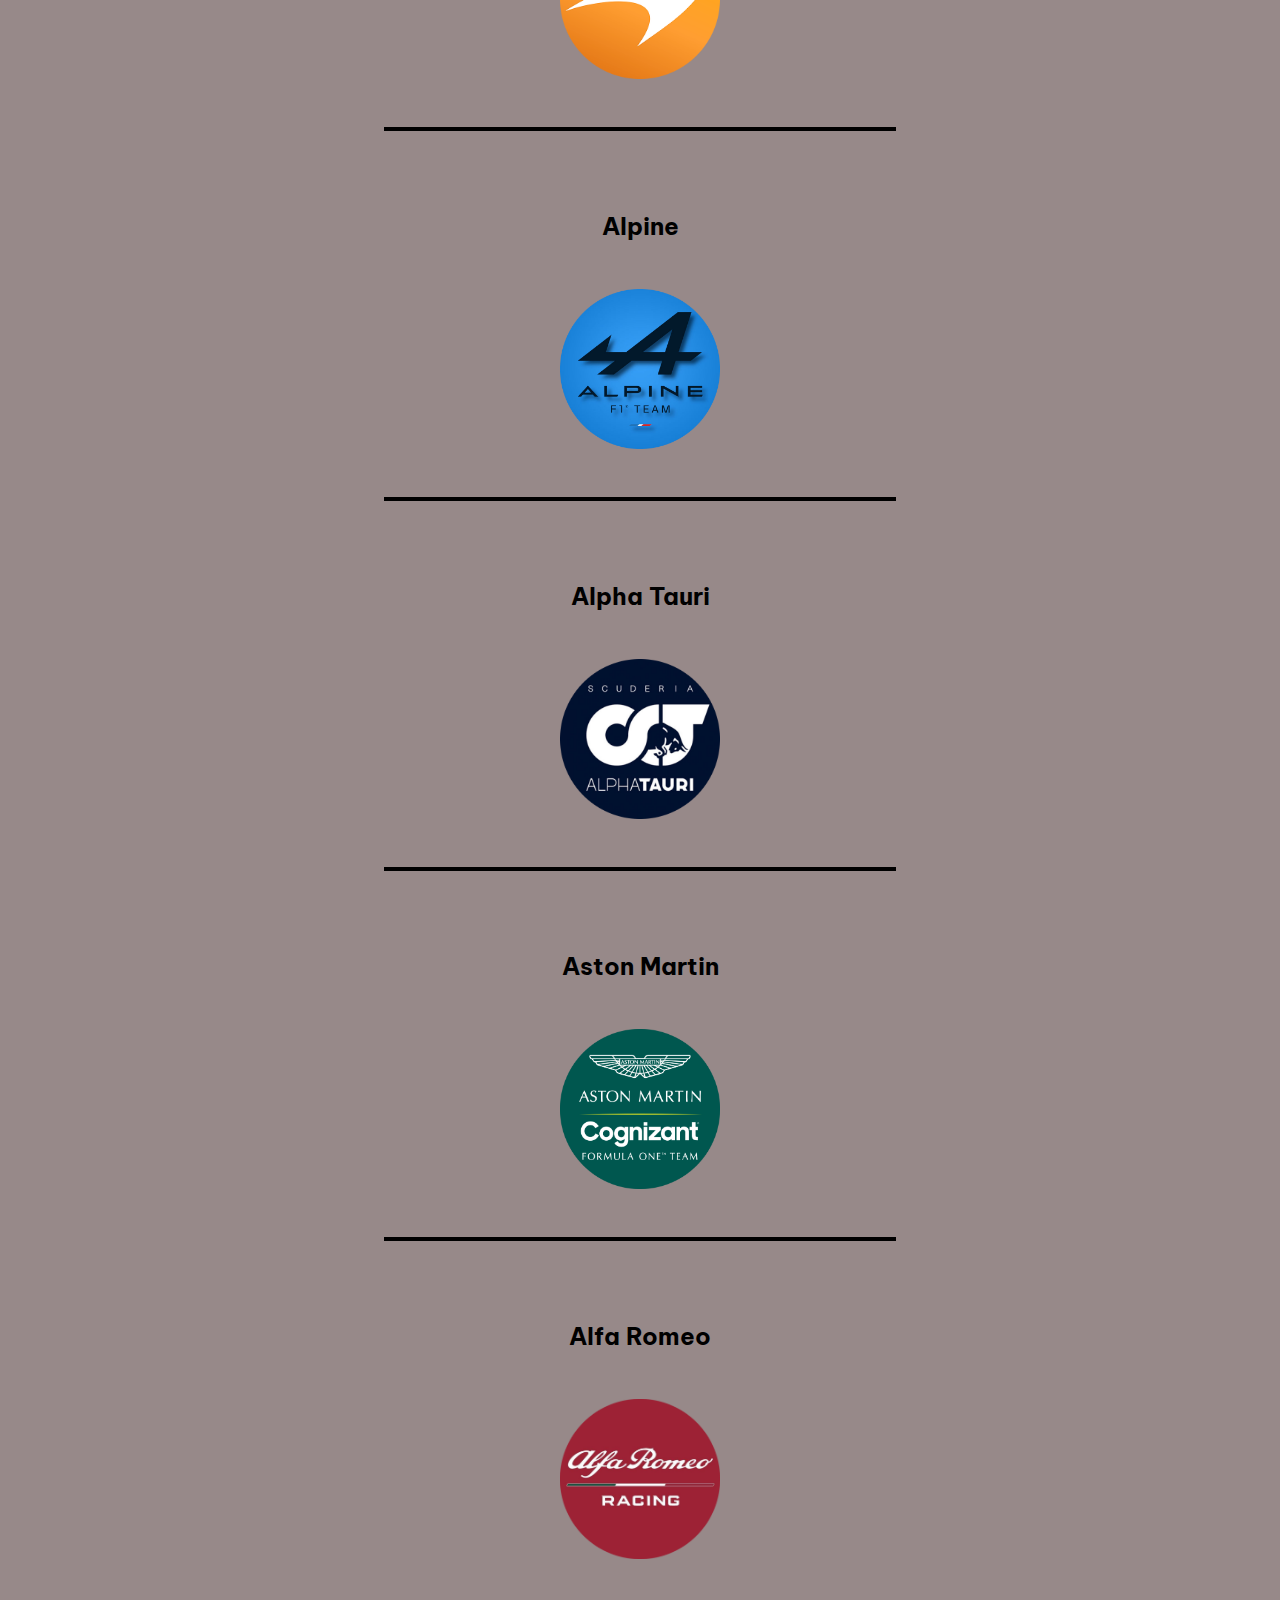
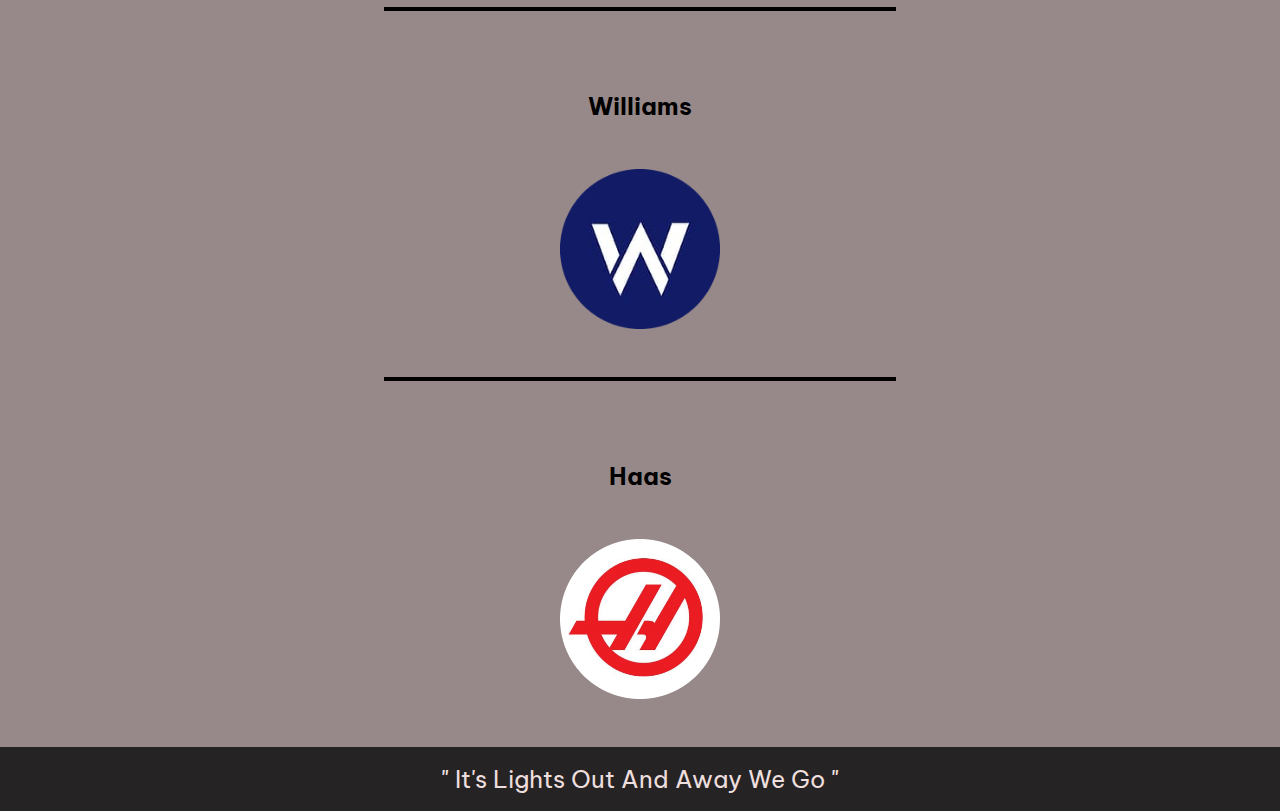
<file: teams.html>
<!DOCTYPE html>
<html>
    <head>
        <meta charset="UTF-8">
        <title>Teams</title>
        <link rel="stylesheet" href="style.css">
        <link rel="preconnect" href="https://fonts.googleapis.com">
        <link rel="preconnect" href="https://fonts.gstatic.com" crossorigin>
        <link href="https://fonts.googleapis.com/css2?family=Anton&display=swap" rel="stylesheet">
        <link rel="preconnect" href="https://fonts.googleapis.com">
        <link rel="preconnect" href="https://fonts.gstatic.com" crossorigin>
        <link href="https://fonts.googleapis.com/css2?family=Be+Vietnam+Pro&display=swap" rel="stylesheet">
        <link rel="shortcut icon" href="f1-full.png" type="image/x-icon">
        <link rel="stylesheet" href="teams-style.css">
    </head>
    <body>
        <nav class="top-nav">
            <img src="f1.png" class="f1-logo">
            <a href="index.html" class="f1-text"><strong>Formula 1</strong></a>
            <ul>
                <li><a href="https://www.facebook.com/Formula1/" target="_blank"><img class="nav-soc-img" src="fb.png"></a></li>
                <li><a href="https://www.instagram.com/f1/" target="_blank"><img class="nav-soc-img" src="ig.png"></a></li>
                <li><a href="https://www.youtube.com/channel/UCB_qr75-ydFVKSF9Dmo6izg" target="_blank"><img class="nav-soc-img" src="yt.png"></a></li>
            </ul>
        </nav>
        <div class="homepage">
            <a href="index.html"><img src="homepage.png" class="homepage-img"></a>
        </div>
        <h1 class="page-h1">F1 Teams 2023</h1>
        <hr class="hr-no-edit">
        <h2 class="page-h2">Mercedes</h2>
        <div class="team-div"><a href="https://www.instagram.com/mercedesamgf1/?hl=el"><img class="team-imgs" src="mercedes.png"></a></div>
        <hr>
        <h2 class="page-h2">RedBull</h2>
        <div class="team-div"><a href="https://www.instagram.com/redbullracing/"><img class="team-imgs" src="redbull.png"></a></div>
        <hr>
        <h2 class="page-h2">Scuderia Ferrari</h2>
        <div class="team-div"><a href="https://www.instagram.com/scuderiaferrari/?hl=el"><img class="team-imgs" src="ferrari.png"></a></div>
        <hr>
        <h2 class="page-h2">McLaren</h2>
        <div class="team-div"><a href="https://www.instagram.com/mclaren/"><img class="team-imgs" src="mclaren.png"></a></div>
        <hr>
        <h2 class="page-h2">Alpine</h2>
        <div class="team-div"><a href="https://www.instagram.com/alpinef1team/?hl=el"><img class="team-imgs" src="alpine.png"></a></div>
        <hr>
        <h2 class="page-h2">Alpha Tauri</h2>
        <div class="team-div"><a href="https://www.instagram.com/alphataurif1/?hl=el"><img class="team-imgs" src="alphatauri.png"></a></div>
        <hr>
        <h2 class="page-h2">Aston Martin</h2>
        <div class="team-div"><a href="https://www.instagram.com/astonmartinf1/?hl=el"><img class="team-imgs" src="astonmartin.png"></a></div>
        <hr>
        <h2 class="page-h2">Alfa Romeo</h2>
        <div class="team-div"><a href="https://www.instagram.com/astonmartinf1/?hl=el"><img class="team-imgs" src="alfaromeo.png"></a></div>
        <hr>
        <h2 class="page-h2">Williams</h2>
        <div class="team-div"><a href="https://www.instagram.com/williamsracing/?hl=el"><img class="team-imgs" src="williams.png"></a></div>
        <hr>
        <h2 class="page-h2">Haas</h2>
        <div class="team-div"><a href="https://www.instagram.com/haasf1team/?hl=el"><img class="team-imgs" src="haas.png"></a></div>

        <footer class="footer">
            <p>" It's Lights Out And Away We Go "</p>
        </footer>
    </body>
</html>
</file>
<file: style.css>
body {
    margin: 0;
    background-color: rgb(151, 137, 137);
}

.div-links {
    color: white;
    font-size: 2em;
    font-family: 'Be Vietnam Pro', sans-serif;
    text-decoration: none;
}

/* Top Navigation */

.top-nav {
    background-color: rgb(37, 35, 35);
    margin: 0;
    display: flex;
    flex-wrap: wrap;
    width: 100%;
    height: 4em;
}

.f1-text {
    margin: 0;
    color: white;
    font-size: 3.5em;
    font-family: Arial, Helvetica, sans-serif;
    text-decoration: none;
}

.f1-logo {
    margin: auto 0 auto 0;
    padding-right: 3em;
    padding-left: 3em;
    width: 8em;
    height: 2em;
}

.top-nav ul {
    margin-top: 0.75em;
    position: absolute;
    right: 4em;
    display: flex;
    flex-wrap: wrap;
}

.top-nav ul li {
    list-style: none;
    padding-left: 1em;
}

.nav-soc-img {
    padding-left: 1em;
    width: 2.5em;
    height: 2.5em;
}

.nav-soc-img:hover {
    opacity: 0.7;
}

.top-nav-btn {
    background-color: red;
    background-image: url("menu.png");
    background-repeat: no-repeat;
    background-position: center;
    background-size: 60%;
    height: 4em;
    width: 5em;
}

.top-nav-btn:hover {
    background-size: 65%;
    cursor: pointer;
    opacity: 0.7;
}

/* Main Text */

.main-text {
    text-align: center;
    margin-top: 5em;
}

.f1-welcome-text {
    margin: 0;
    font-size: 4em;
    font-family: 'Be Vietnam Pro', sans-serif;
}

.f1-main-text {
    margin: 0;
    font-size: 6em;
    font-family: 'Be Vietnam Pro', sans-serif;
}

/* Main Content */

.main-content {
    margin: 3em auto 0 auto;
    display: flex;
    width: fit-content;
}

.drivers-url {
    background-color: red;
    width: 10em;
    height: 10em;
    margin: 0 3em;
}

.teams-url {
    background-color: seagreen;
    width: 10em;
    height: 10em;
    margin: 0 3em;
    text-align: center;
}

.circuits-url {
    background-color: purple;
    width: 10em;
    height: 10em;
    margin: 0 3em; 
    text-align: center;
}

.links {
    border: 0.5em solid black;
    border-radius: 10%;
}

.p-links {
    position: relative;
    top: 25%;
    text-align: center;
}

/* Left Sidebar */

aside {
    background-color: rgb(88, 83, 83);
    height: calc(100vh - 4em);
    width: 5em;
    position: absolute;
    left: 0;
    bottom: 0;
    transition: 0.3s ease-in-out;
    z-index: 1000;
}

aside img {
    position: relative;
    padding-left: 0.5em;
    left: 35%;
    margin: 1em 0 0 0;
    width: 3em;
    height: 3em;
    visibility: hidden;
}

aside ul {
    padding-left: 2.5em;
    display: flex;
    flex-direction: column;
    list-style: none;
    overflow: hidden;
    visibility: hidden;
}

aside ul li {
    padding-top: 2em;
}

aside ul li a {
    opacity: 0;
    font-size: 2.5em;
    font-family: 'Be Vietnam Pro', sans-serif;
    color: white;
    text-decoration: none;
    transition: 0.3s ease-in-out;
}

/* Footer */

.footer-main {
    position: absolute;
    bottom: 0;
    width: 100%;
    height: 4em;
    background-color: rgb(37, 35, 35);
    text-align: center;
}

.footer-main p {
    font-size: 1.5em;
    font-family: 'Be Vietnam Pro', sans-serif;
    color: rgb(238, 222, 222);
    margin: auto;
    padding-top: 0.7em;
}

.footer {
    width: 100%;
    height: 4em;
    background-color: rgb(37, 35, 35);
    text-align: center;
    z-index: 2000;
}

.footer p {
    font-size: 1.5em;
    font-family: 'Be Vietnam Pro', sans-serif;
    color: rgb(238, 222, 222);
    margin: auto;
    padding-top: 0.7em;
}
</file>
<file: circuits-style.css>
hr {
    height: 0.5em;
    border: 0.3em solid black;
    border-bottom: none;
    border-left: none;
    border-right: none;
    width: 40%
}

.hr-no-edit {
    width: 80%;
    border: none;
    height: 2px;
    background-color: white;
}

.homepage {
    display: flex;
    margin-top: 2em;
    margin-left: 2em;
    margin-bottom: 0;
}

.homepage img {
    width: 4em;
    height: 4em;
}

.page-h1 {
    margin-top: 0;
    text-align: center;
    font-size: 3em;
    font-family: 'Be Vietnam Pro', sans-serif;
}

.circuit {
    margin: 4em auto;
    width: 20em;
    height: 10em;
}

.circuit img {
    width: 20em;
    height: 10em;
    border-radius: 25px;
    border: 3px solid black;
}

h2 {
    text-align: center;
    font-family: 'Be Vietnam Pro', sans-serif;
}

.last-h2 {
    margin-bottom: 6em;
}
</file>
<file: drivers-style.css>
hr {
    height: 0.5em;
    border: 0.3em solid black;
    border-bottom: none;
    border-left: none;
    border-right: none;
    width: 40%
}

.hr-no-edit {
    width: 80%;
    border: none;
    height: 2px;
    background-color: white;
}

.homepage {
    display: flex;
    margin-top: 2em;
    margin-left: 2em;
    margin-bottom: 0;
}

.homepage img {
    width: 4em;
    height: 4em;
}

.page-h1 {
    margin-top: 0;
    text-align: center;
    font-size: 3em;
    font-family: 'Be Vietnam Pro', sans-serif;
}

.driver-imgs {
    width: 12em;
    height: 12em;
    border-radius: 50%;
}

.driver-imgs:hover {
    opacity: 0.7;
}

.driver-div-left {
    border-radius: 25%;
    width: 40em;
    height: 20em;
    margin: 3em auto;
}

.driver-div-left img {
    width: 12em;
    height: 12em;
    margin-left: 1em;
    margin-right: 1em;
    float: left;
    position: relative;
    top: 20%;
}

.driver-div-left ul {
    position: relative;
    top: 16%;
    list-style: none;
    display: flex;
    flex-direction: column;
}

.driver-div-left ul li {
    font-size: 2em;
    font-family: 'Be Vietnam Pro', sans-serif;
    color: white;
}

.driver-div-right {
    border-radius: 25%;
    width: 40em;
    height: 20em;
    margin: 3em auto;
}

.driver-div-right img {
    width: 12em;
    height: 12em;
    margin-right: 1em;
    float: right;
    position: relative;
    top: 20%;
}

.driver-div-right ul {
    position: relative;
    top: 16%;
    list-style: none;
    display: flex;
    flex-direction: column;
}

.driver-div-right ul li {
    font-size: 2em;
    font-family: 'Be Vietnam Pro', sans-serif;
    color: white;
}

.mercedes img {
    border: 0.5em solid rgb(39, 218, 209);
}

.red-bull img {
    border: 0.5em solid rgb(24, 9, 110);
}

.ferrari img {
    border: 0.5em solid rgb(216, 18, 18);
}

.mclaren img {
    border: 0.5em solid rgb(248, 114, 5);
}

.alpine img {
    border: 0.5em solid rgb(74, 65, 201); 
}

.alpha-tauri img {
    border: 0.5em solid rgb(76, 76, 78);  
}

.aston-martin img {
    border: 0.5em solid rgb(22, 77, 27);  
}

.alfa-romeo img {
    border: 0.5em solid rgb(107, 12, 12);   
}

.williams img {
    border: 0.5em solid rgb(31, 46, 255); 
}

.haas img {
    border: 0.5em solid rgb(219, 211, 211); 
}
</file>
<file: teams-style.css>
hr {
    height: 0.5em;
    border: 0.3em solid black;
    border-bottom: none;
    border-left: none;
    border-right: none;
    width: 40%
}

.homepage {
    display: flex;
    margin-top: 2em;
    margin-left: 2em;
    margin-bottom: 0;
}

.homepage img {
    width: 4em;
    height: 4em;
}

.page-h1 {
    margin-top: 0;
    text-align: center;
    font-size: 3em;
    font-family: 'Be Vietnam Pro', sans-serif;
}
.page-h2 {
    margin-top: 3em;
    font-family: 'Be Vietnam Pro', sans-serif;
    text-align: center;
}

.hr-no-edit {
    width: 80%;
    border: none;
    height: 2px;
    background-color: white;
}

.team-div {
    margin: 3em auto;
    width: 10em;
    height: 10em;
}

.team-imgs {
    width: 10em;
    height: 10em;
    margin: auto;
}

.team-imgs:hover {
    opacity: 0.7;
}
</file>
